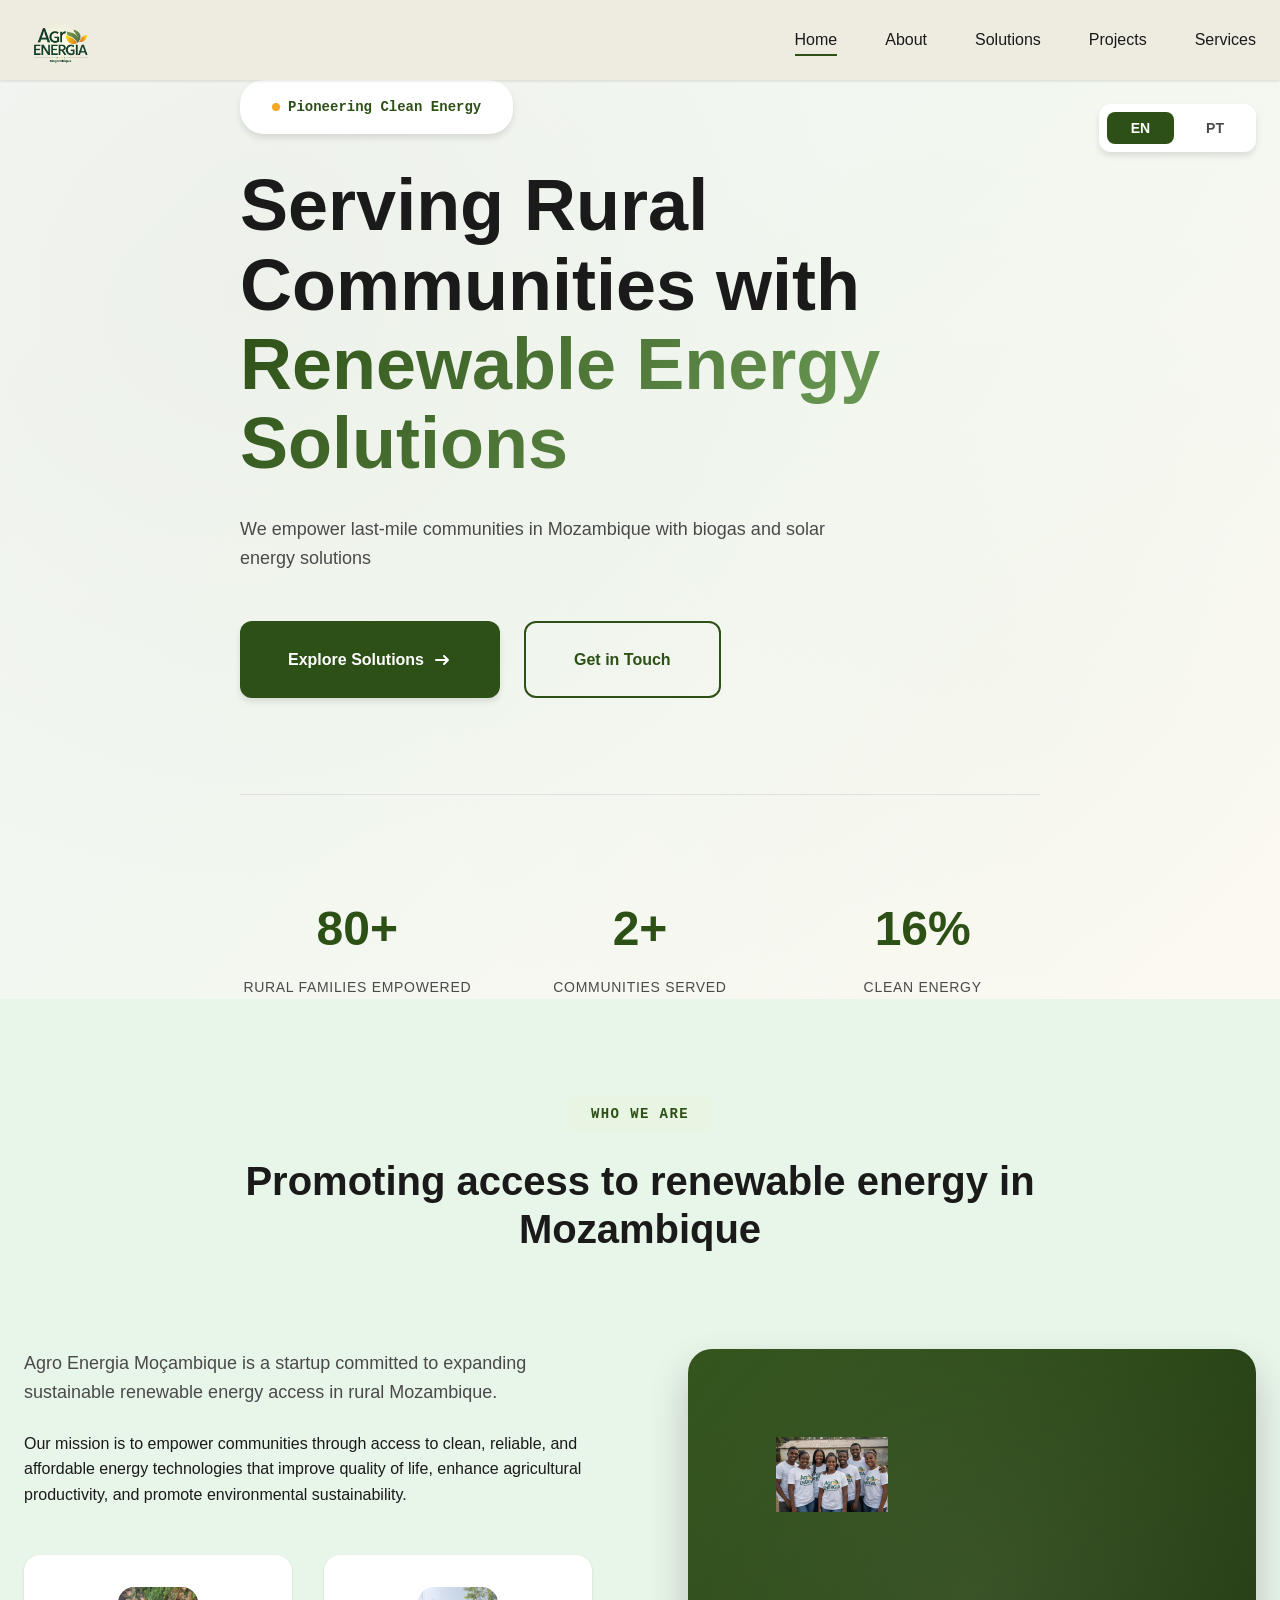
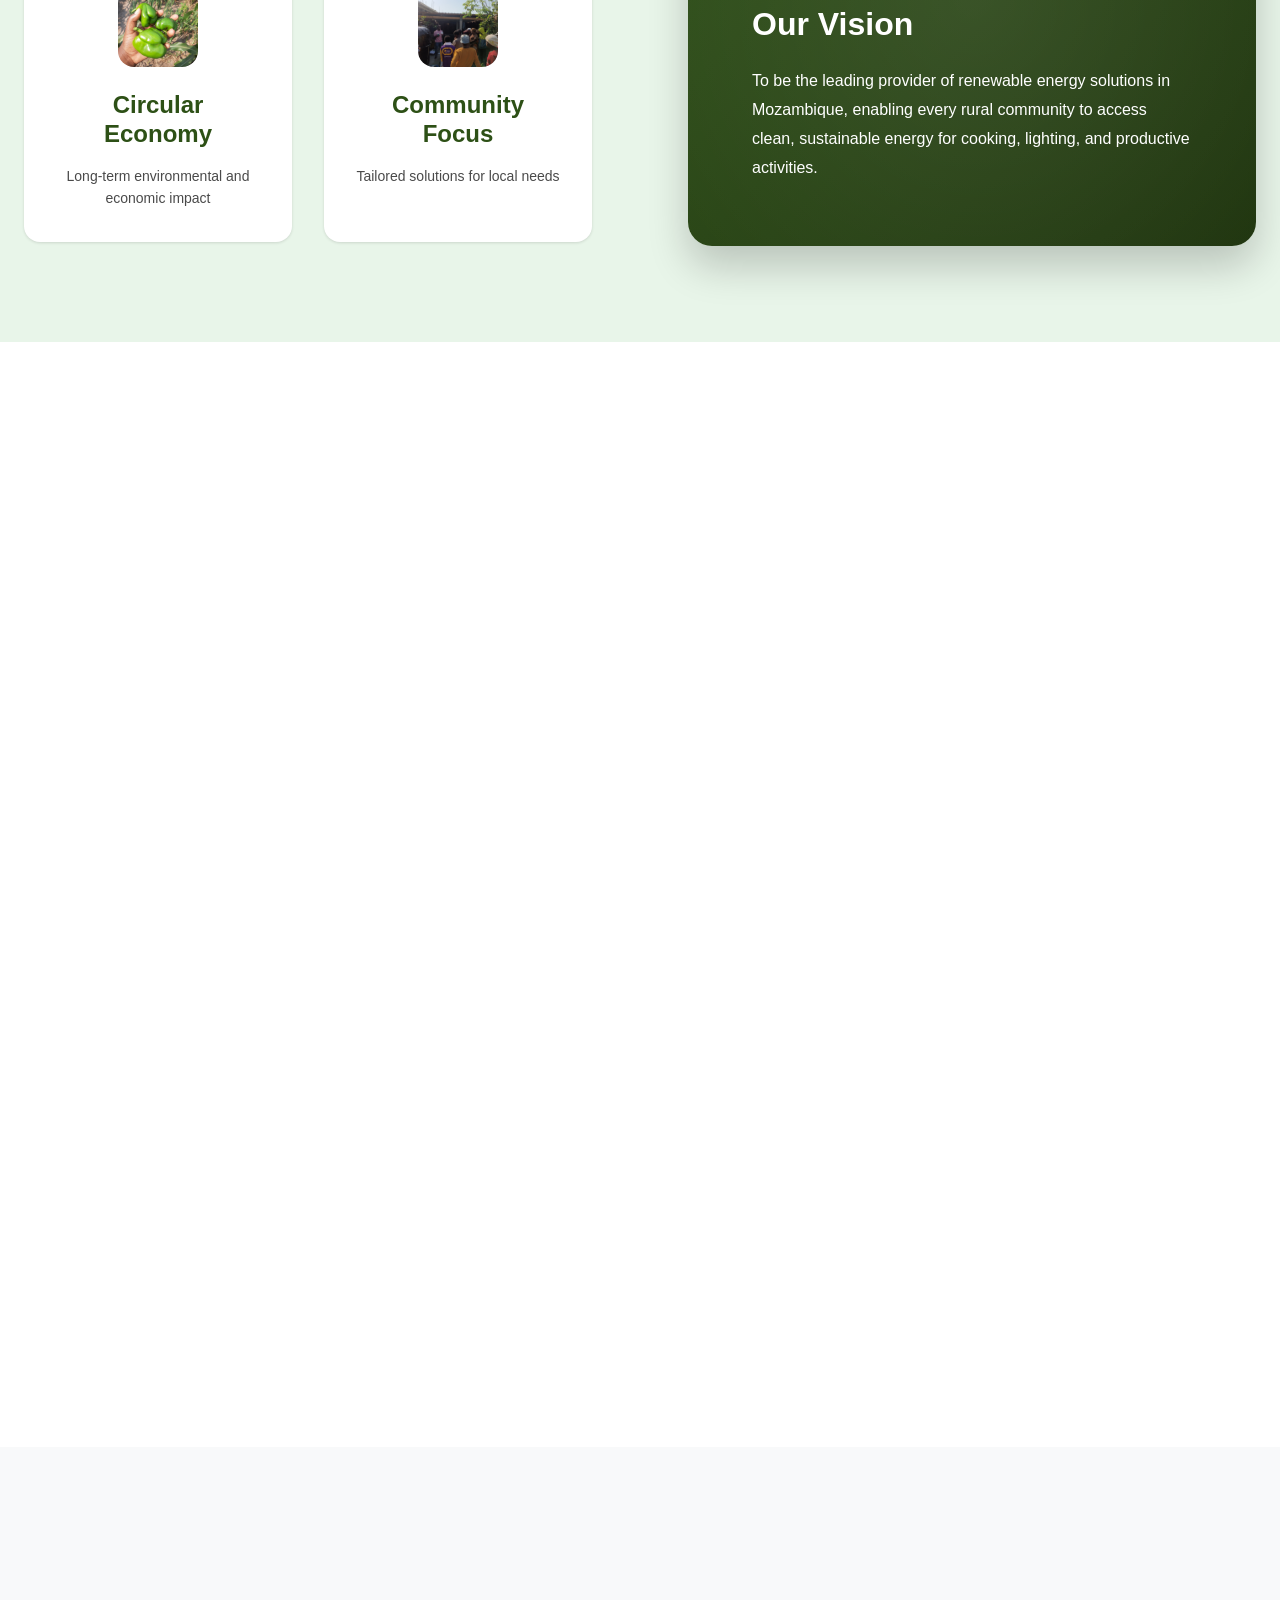
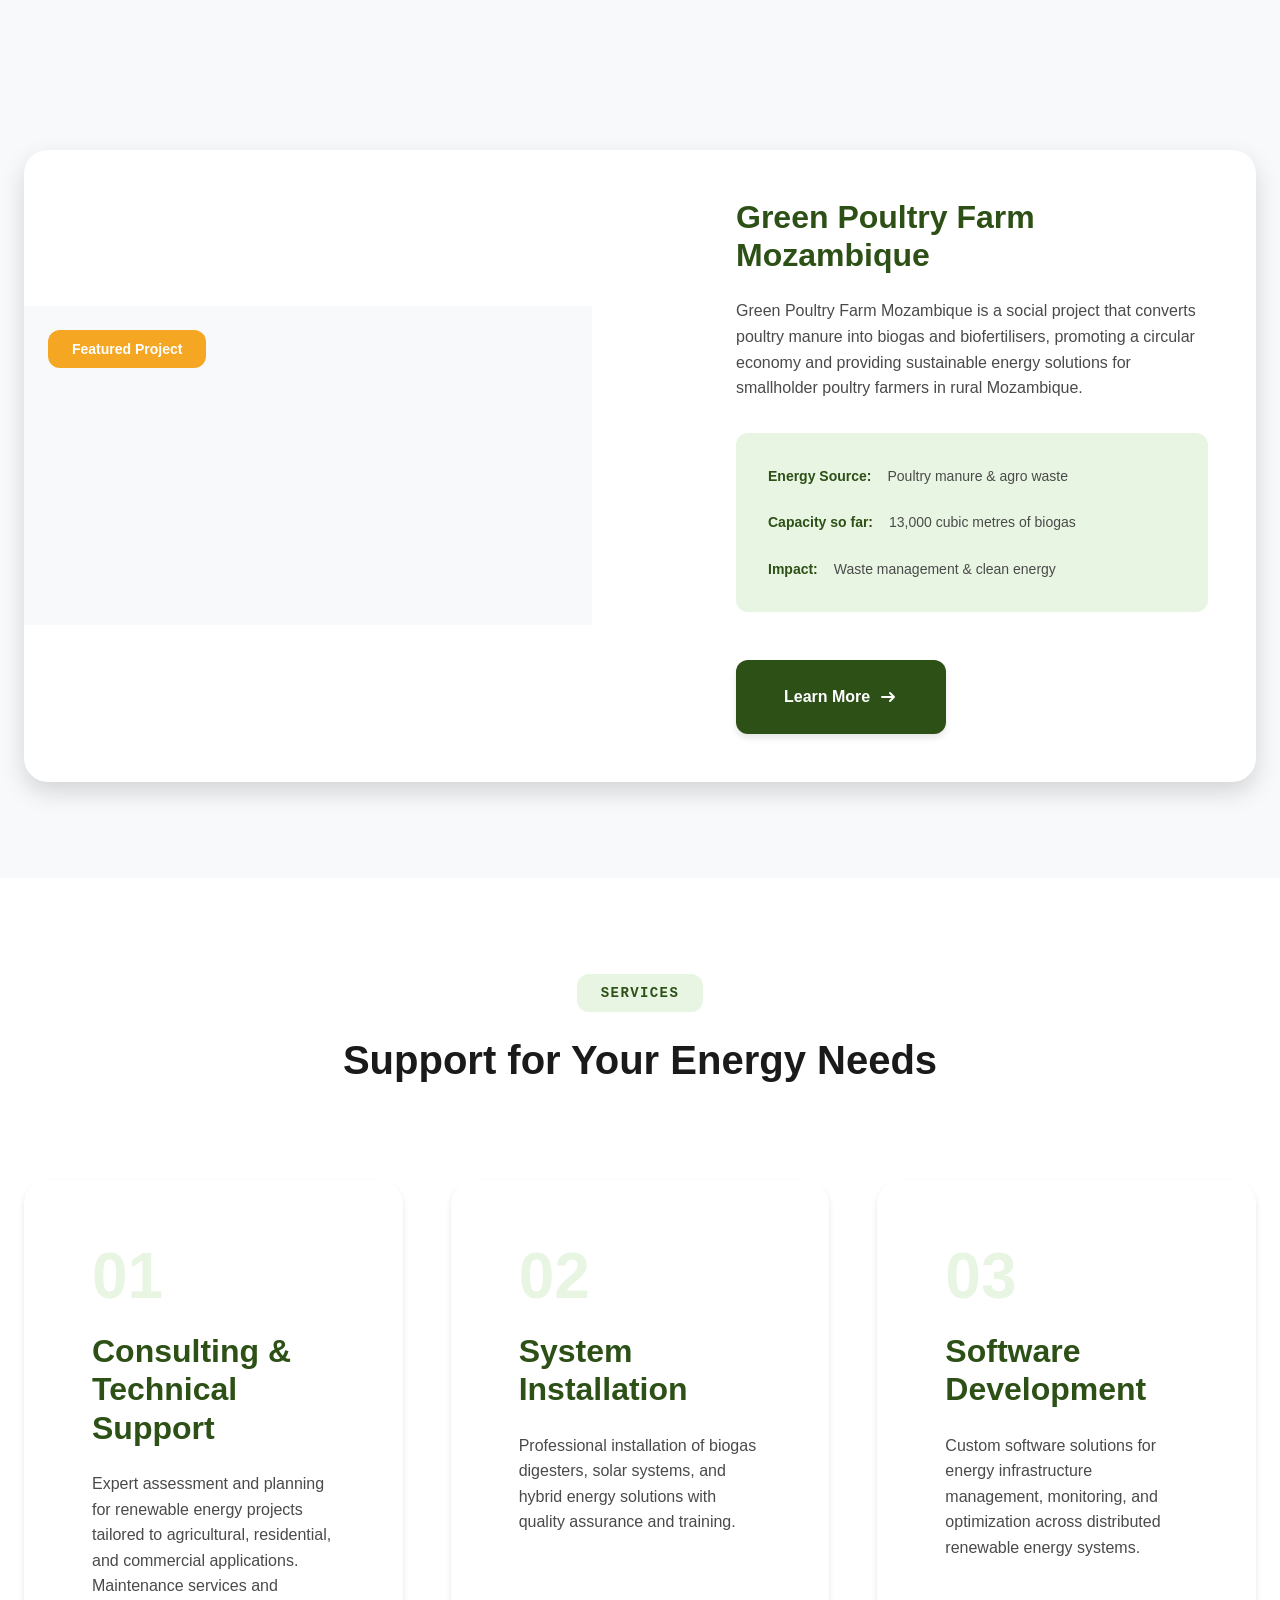
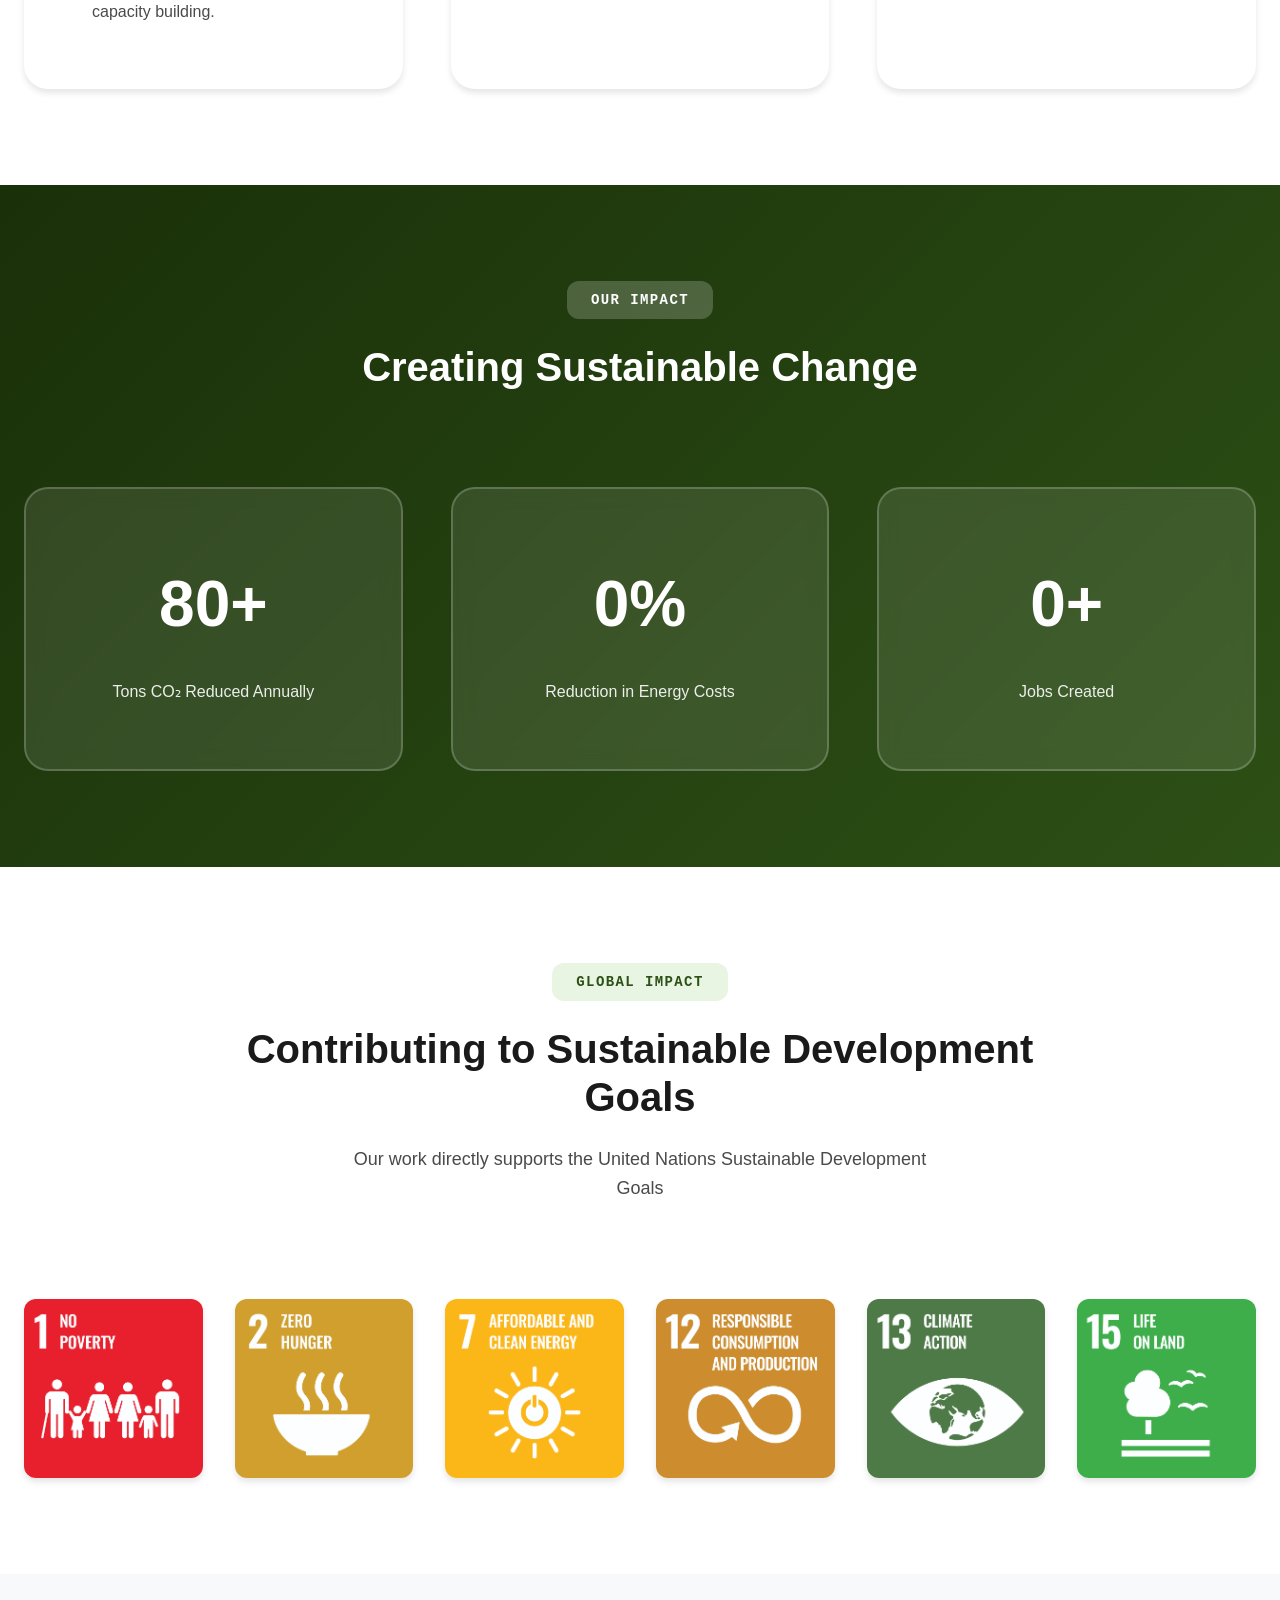
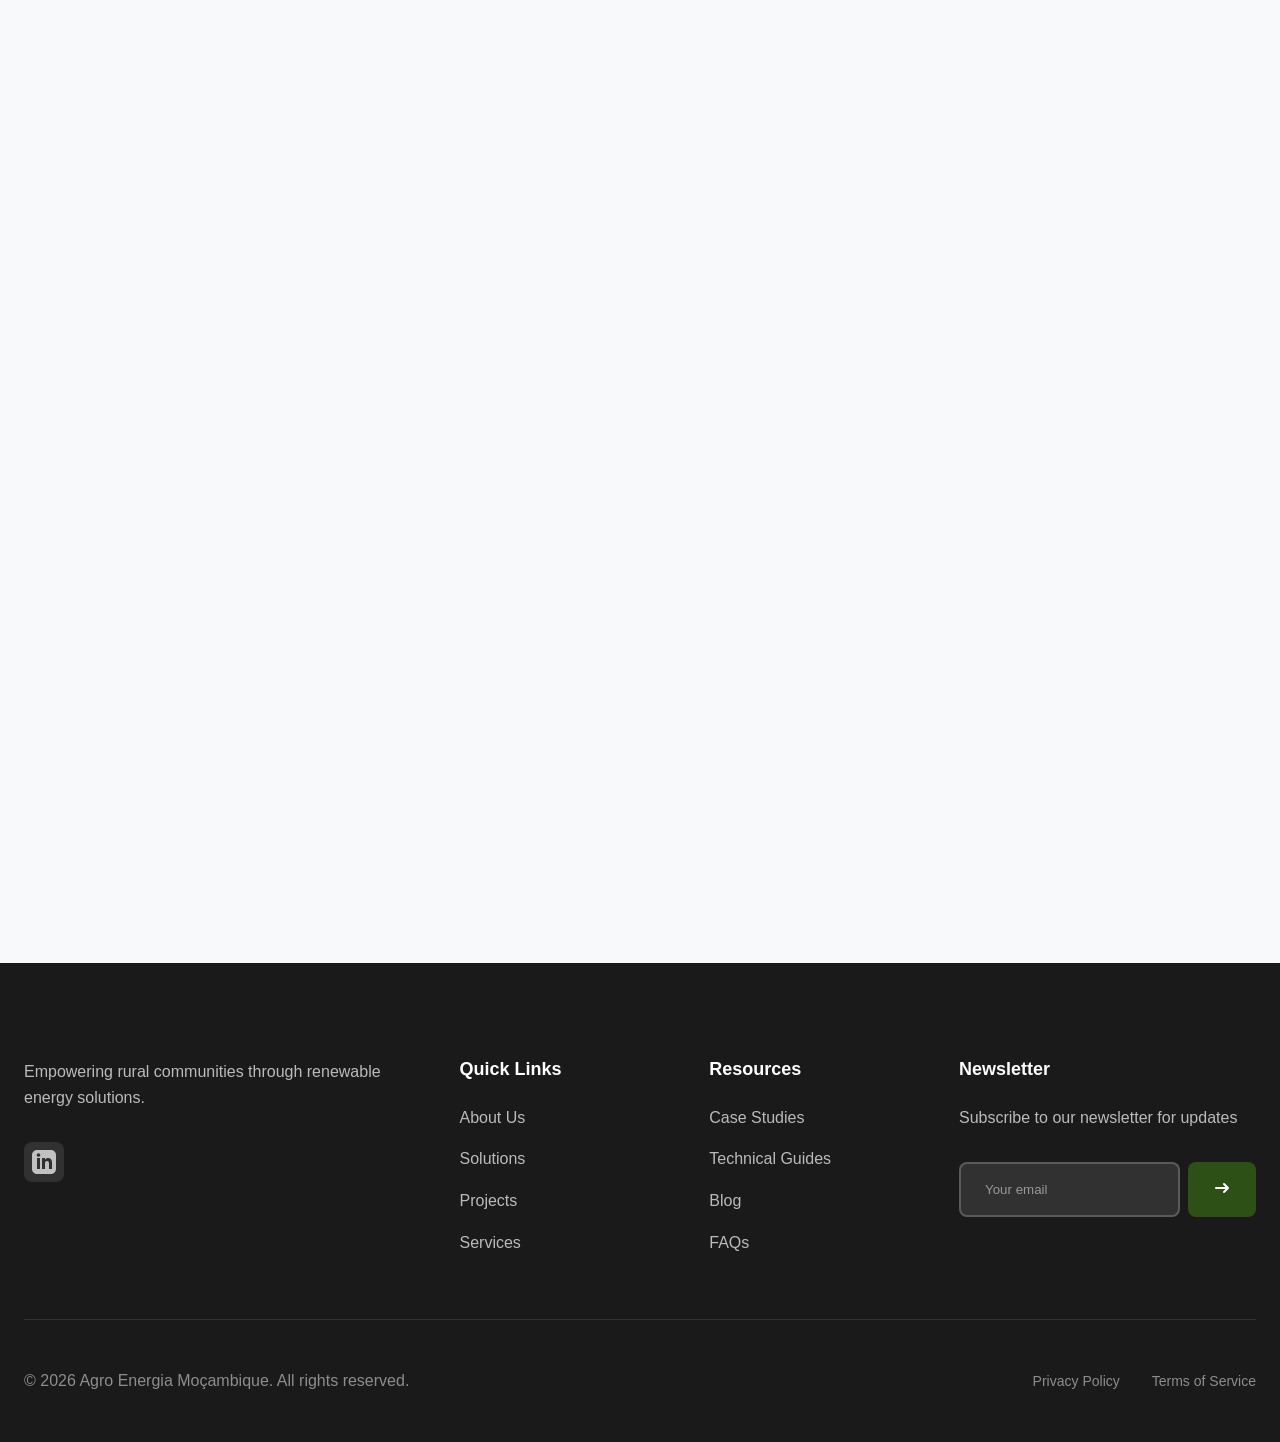
<file: index.html>
<!DOCTYPE html>
<html lang="en">
<head>
    <meta charset="UTF-8">
    <meta name="viewport" content="width=device-width, initial-scale=1.0">
    <meta name="description" content="Agro Energia Moçambique - Pioneering renewable energy solutions for rural communities through biogas, solar, and smart energy management.">
    <meta name="keywords" content="biogas, renewable energy, Mozambique, solar energy, sustainable development">
    <meta name="author" content="Agro Energia Moçambique">
    
    <!-- Open Graph / Social Media -->
    <meta property="og:title" content="Agro Energia Moçambique | Renewable Energy Solutions">
    <meta property="og:description" content="Empowering rural communities through sustainable renewable energy solutions">
    <meta property="og:type" content="website">
    
    <title>Agro Energia Moçambique | Renewable Energy Solutions</title>
    
    <!-- Preconnect for performance -->
    <link rel="preconnect" href="https://fonts.googleapis.com">
    <link rel="preconnect" href="https://fonts.gstatic.com" crossorigin>
    
    <!-- Fonts - Professional, distinctive choices -->
    <link href="https://fonts.googleapis.com/css2?family=Space+Mono:wght@400;700&family=DM+Sans:wght@400;500;700&family=Playfair+Display:wght@600;700;900&display=swap" rel="stylesheet">
    
    <!-- Stylesheets -->
    <link rel="stylesheet" href="styles.css">
    
    <!-- Favicon -->
    <link rel="icon" type="image/png" href="agro-logo.png">
</head>
<body>
    <!-- Skip to main content for accessibility -->
    <a href="#main-content" class="skip-link">Skip to main content</a>
    
    <!-- Language Toggle -->
    <div class="language-toggle" role="navigation" aria-label="Language Selection">
        <button class="lang-btn active" data-lang="en" aria-label="English">EN</button>
        <button class="lang-btn" data-lang="pt" aria-label="Português">PT</button>
    </div>

    <!-- Navigation -->
    <nav class="navbar" role="navigation" aria-label="Main Navigation">
        <div class="container">
            <div class="nav-brand">
                <a href="index.html" aria-label="Agro Energia Home">
                    <img src="agro-logo.png" alt="Agro Energia Logo" class="logo">
                </a>
            </div>
            <button class="hamburger" aria-label="Toggle menu" aria-expanded="false">
                <span></span>
                <span></span>
                <span></span>
            </button>
            <ul class="nav-menu" role="list">
                <li><a href="#home" data-en="Home" data-pt="Início">Home</a></li>
                <li><a href="#about" data-en="About" data-pt="Sobre">About</a></li>
                <li><a href="#solutions" data-en="Solutions" data-pt="Soluções">Solutions</a></li>
                <li><a href="#projects" data-en="Projects" data-pt="Projetos">Projects</a></li>
                <li><a href="#services" data-en="Services" data-pt="Serviços">Services</a></li>
            </ul>
        </div>
    </nav>

    <!-- Hero Section -->
    <section id="home" class="hero" role="banner">
        <div class="hero-background">
            <div class="hero-gradient"></div>
            <div class="hero-pattern"></div>
        </div>
        <main id="main-content" class="container">
            <div class="hero-content">
                <div class="hero-badge" data-en="Pioneering Clean Energy" data-pt="Pioneiros em Energia Limpa">
                    <span class="badge-dot"></span>
                    Pioneering Clean Energy
                </div>
                <h1 class="hero-title">
                    <span data-en="Serving Rural Communities with" data-pt="Servindo Comunidades Rurais com">Serving Rural Communities with</span>
                    <span class="title-highlight" data-en="Renewable Energy Solutions" data-pt="Soluções de Energia Renovável">Renewable Energy Solutions</span>
                </h1>
                <p class="hero-subtitle" data-en="We empower last-mile communities in Mozambique with biogas and solar energy solutions." data-pt="Capacitamos comunidades remotas em Moçambique com soluções de biogás e energia solar.">
                    We empower last-mile communities in Mozambique with biogas and solar energy solutions
                </p>
                <div class="hero-cta">
                    <a href="#solutions" class="btn btn-primary">
                        <span data-en="Explore Solutions" data-pt="Explorar Soluções">Explore Solutions</span>
                        <svg width="20" height="20" viewBox="0 0 20 20" fill="none">
                            <path d="M4 10h12m0 0l-4-4m4 4l-4 4" stroke="currentColor" stroke-width="2" stroke-linecap="round"/>
                        </svg>
                    </a>
                    <a href="#contact" class="btn btn-secondary">
                        <span data-en="Get in Touch" data-pt="Entre em Contacto">Get in Touch</span>
                    </a>
                </div>
            </div>
            <div class="hero-stats">
                <div class="stat-item" data-count="500">
                    <div class="stat-number">0+</div>
                    <div class="stat-label" data-en="Rural Families Empowered" data-pt="Famílias Rurais Capacitadas">Rural Families Empowered</div>
                </div>
                <div class="stat-item" data-count="15">
                    <div class="stat-number">0+</div>
                    <div class="stat-label" data-en="Communities Served" data-pt="Comunidades Servidas">Communities Served</div>
                </div>
                <div class="stat-item" data-count="100">
                    <div class="stat-number">0%</div>
                    <div class="stat-label" data-en="Clean Energy" data-pt="Energia Limpa">Clean Energy</div>
                </div>
            </div>
        </main>
    </section>

    <!-- About Section -->
    <section id="about" class="about section-padding">
        <div class="container">
            <div class="section-header fade-in">
                <span class="section-tag" data-en="Who We Are" data-pt="Quem Somos">Who We Are</span>
                <h2 class="section-title" data-en="Promoting access to renewable energy in Mozambique" data-pt="Promovendo o acesso à energia renovável em Moçambique">
                    Promoting access to renewable energy in Mozambique
                </h2>
            </div>
            <div class="about-grid">
                <div class="about-content fade-in">
                    <p class="lead-text" data-en="Agro Energia Moçambique is a startup committed to expanding renewable energy access in rural Mozambique." data-pt="A Agro Energia Moçambique é uma startup comprometida em expandir o acesso à energia renovável nas áreas rurais de Moçambique.">
                        Agro Energia Moçambique is a startup committed to expanding sustainable renewable energy access in rural Mozambique.
                    </p>
                    <p data-en="Our mission is to empower communities through access to clean, reliable, and affordable energy technologies that improve quality of life, enhance agricultural productivity, and promote environmental sustainability." data-pt="Nossa missão é capacitar comunidades através do acesso a tecnologias de energia limpa, confiável e acessível que melhorem a qualidade de vida, aumentem a produtividade agrícola e promovam a sustentabilidade ambiental.">
                        Our mission is to empower communities through access to clean, reliable, and affordable energy technologies that improve quality of life, enhance agricultural productivity, and promote environmental sustainability.
                    </p>
                    <div class="values-grid">
                        <div class="value-item">
                            <div class="value-icon">
                                <img src="icon-sustainability.jpeg" alt="Sustainability" loading="lazy">
                            </div>
                            <h4 data-en="Circular Economy" data-pt="Economia Circular">Circular Economy</h4>
                            <p data-en="Long-term environmental and economic impact" data-pt="Impacto ambiental e económico de longo prazo">Long-term environmental and economic impact</p>
                        </div>
                        <div class="value-item">
                            <div class="value-icon">
                                <img src="icon-community.jpg" alt="Community Focus" loading="lazy">
                            </div>
                            <h4 data-en="Community Focus" data-pt="Foco Comunitário">Community Focus</h4>
                            <p data-en="Tailored solutions for local needs" data-pt="Soluções adaptadas às necessidades locais">Tailored solutions for local needs</p>
                        </div>
                    </div>
                </div>
                <div class="about-visual fade-in">
                    <div class="visual-card">
                        <div class="visual-icon">
                            <img src="icon-vision.png" alt="Our Vision" loading="lazy">
                        </div>
                        <h3 data-en="Our Vision" data-pt="Nossa Visão">Our Vision</h3>
                        <p data-en="To be the leading provider of renewable energy solutions in Mozambique, enabling every rural community to access clean, sustainable energy for cooking, lighting, and productive activities." data-pt="Ser o fornecedor líder de soluções de energia renovável em Moçambique, permitindo que cada comunidade rural acesse energia limpa e sustentável para cozinhar, iluminação e atividades produtivas.">
                            To be the leading provider of renewable energy solutions in Mozambique, enabling every rural community to access clean, sustainable energy for cooking, lighting, and productive activities.
                        </p>
                    </div>
                </div>
            </div>
        </div>
    </section>

    <!-- Solutions Section -->
    <section id="solutions" class="solutions section-padding">
        <div class="container">
            <div class="section-header fade-in">
                <span class="section-tag" data-en="Our Solutions" data-pt="Nossas Soluções">Our Solutions</span>
                <h2 class="section-title" data-en="Renewable Energy Technologies" data-pt="Tecnologias de Energia Renovável">
                    Renewable Energy Technologies
                </h2>
            </div>
            <div class="solutions-grid">
                <div class="solution-card fade-in">
                    <div class="solution-icon">
                        <img src="solution-biogas.png" alt="Biogas Technologies" loading="lazy">
                    </div>
                    <h3 data-en="Biogas Technologies" data-pt="Tecnologias de Biogás">Biogas Technologies</h3>
                    <p data-en="We transform organic waste into clean cooking gas and electricity, helping reduce deforestation, improve public health, and turn agricultural residues into valuable energy." data-pt="Transformamos resíduos orgânicos em gás de cozinha limpo e eletricidade, ajudando a reduzir o desmatamento, melhorar a saúde pública e converter resíduos agrícolas em energia valiosa.">
                        We transform organic waste into clean cooking gas and electricity, helping reduce deforestation, improve public health, and turn agricultural residues into valuable energy.
                    </p>
                    <ul class="solution-features">
                        <li data-en="Domestic biogas digesters" data-pt="Digestores de biogás domésticos">
                            <svg width="20" height="20" viewBox="0 0 20 20" fill="none">
                                <path d="M4 10l4 4 8-8" stroke="currentColor" stroke-width="2" stroke-linecap="round"/>
                            </svg>
                            <span>Domestic biogas digesters</span>
                        </li>
                        <li data-en="Community-scale systems" data-pt="Sistemas em escala comunitária">
                            <svg width="20" height="20" viewBox="0 0 20 20" fill="none">
                                <path d="M4 10l4 4 8-8" stroke="currentColor" stroke-width="2" stroke-linecap="round"/>
                            </svg>
                            <span>Community-scale systems</span>
                        </li>
                        <li data-en="Biofertiliser production" data-pt="Produção de Biofertilizantes">
                            <svg width="20" height="20" viewBox="0 0 20 20" fill="none">
                                <path d="M4 10l4 4 8-8" stroke="currentColor" stroke-width="2" stroke-linecap="round"/>
                            </svg>
                            <span>Biofertiliser production</span>
                        </li>
                    </ul>
                    <a href="#contact" class="solution-link">
                        <span data-en="Learn more" data-pt="Saiba mais">Learn more</span>
                        <svg width="16" height="16" viewBox="0 0 16 16" fill="none">
                            <path d="M3 8h10m0 0l-3-3m3 3l-3 3" stroke="currentColor" stroke-width="1.5" stroke-linecap="round"/>
                        </svg>
                    </a>
                </div>

                <div class="solution-card fade-in">
                    <div class="solution-icon">
                        <img src="solution-solar.png" alt="Solar Energy Systems" loading="lazy">
                    </div>
                    <h3 data-en="Solar Energy Systems" data-pt="Sistemas de Energia Solar">Solar Energy Systems</h3>
                    <p data-en="Harness the power of the sun with our range of solar solutions, from pico-solar lighting to complete home and agricultural systems." data-pt="Aproveite o poder do sol com nossa gama de soluções solares, desde iluminação pico-solar até sistemas completos para residências e agricultura.">
                        Harness the power of the sun with our range of solar solutions, from pico-solar lighting to complete home and agricultural systems.
                    </p>
                    <ul class="solution-features">
                        <li data-en="Pico solar home systems" data-pt="Sistemas solares pico para residências">
                            <svg width="20" height="20" viewBox="0 0 20 20" fill="none">
                                <path d="M4 10l4 4 8-8" stroke="currentColor" stroke-width="2" stroke-linecap="round"/>
                            </svg>
                            <span>Pico solar home systems</span>
                        </li>
                        <li data-en="Solar dryers for agriculture" data-pt="Secadores solares para agricultura">
                            <svg width="20" height="20" viewBox="0 0 20 20" fill="none">
                                <path d="M4 10l4 4 8-8" stroke="currentColor" stroke-width="2" stroke-linecap="round"/>
                            </svg>
                            <span>Solar dryers for agriculture</span>
                        </li>
                        <li data-en="Solar cooking products" data-pt="Produtos de cozinha solar">
                            <svg width="20" height="20" viewBox="0 0 20 20" fill="none">
                                <path d="M4 10l4 4 8-8" stroke="currentColor" stroke-width="2" stroke-linecap="round"/>
                            </svg>
                            <span>Solar cooking products</span>
                        </li>
                    </ul>
                    <a href="#contact" class="solution-link">
                        <span data-en="Learn more" data-pt="Saiba mais">Learn more</span>
                        <svg width="16" height="16" viewBox="0 0 16 16" fill="none">
                            <path d="M3 8h10m0 0l-3-3m3 3l-3 3" stroke="currentColor" stroke-width="1.5" stroke-linecap="round"/>
                        </svg>
                    </a>
                </div>

                <div class="solution-card fade-in">
                    <div class="solution-icon">
                        <img src="solution-software.jpeg" alt="Energy Management Software" loading="lazy">
                    </div>
                    <h3 data-en="Energy Management Software" data-pt="Software de Gestão de Energia">Energy Management Software</h3>
                    <p data-en="Advanced software solutions to monitor, optimize, and manage renewable energy infrastructure for maximum efficiency and reliability." data-pt="Soluções de software avançadas para monitorar, otimizar e gerenciar infraestrutura de energia renovável para máxima eficiência e confiabilidade.">
                        Advanced software solutions to monitor, optimize, and manage renewable energy infrastructure for maximum efficiency and reliability.
                    </p>
                    <ul class="solution-features">
                        <li data-en="Real-time monitoring" data-pt="Monitoramento em tempo real">
                            <svg width="20" height="20" viewBox="0 0 20 20" fill="none">
                                <path d="M4 10l4 4 8-8" stroke="currentColor" stroke-width="2" stroke-linecap="round"/>
                            </svg>
                            <span>Real-time monitoring</span>
                        </li>
                        <li data-en="Performance analytics" data-pt="Análise de desempenho">
                            <svg width="20" height="20" viewBox="0 0 20 20" fill="none">
                                <path d="M4 10l4 4 8-8" stroke="currentColor" stroke-width="2" stroke-linecap="round"/>
                            </svg>
                            <span>Performance analytics</span>
                        </li>
                        <li data-en="Predictive maintenance" data-pt="Manutenção preditiva">
                            <svg width="20" height="20" viewBox="0 0 20 20" fill="none">
                                <path d="M4 10l4 4 8-8" stroke="currentColor" stroke-width="2" stroke-linecap="round"/>
                            </svg>
                            <span>Predictive maintenance</span>
                        </li>
                    </ul>
                    <a href="#contact" class="solution-link">
                        <span data-en="Learn more" data-pt="Saiba mais">Learn more</span>
                        <svg width="16" height="16" viewBox="0 0 16 16" fill="none">
                            <path d="M3 8h10m0 0l-3-3m3 3l-3 3" stroke="currentColor" stroke-width="1.5" stroke-linecap="round"/>
                        </svg>
                    </a>
                </div>
            </div>
        </div>
    </section>

    <!-- Projects Section -->
    <section id="projects" class="projects section-padding">
        <div class="container">
            <div class="section-header fade-in">
                <span class="section-tag" data-en="Our Projects" data-pt="Nossos Projetos">Our Projects</span>
                <h2 class="section-title" data-en="Driving Impact Through Innovation" data-pt="Gerando Impacto Através da Inovação">
                    Driving Impact Through Innovation
                </h2>
            </div>

            <div class="featured-project fade-in">
                <div class="project-media">
                    <div class="project-badge" data-en="Featured Project" data-pt="Projeto Destacado">
                        Featured Project
                    </div>
                    <div class="video-wrapper">
                        <iframe
                            src="https://www.youtube.com/embed/vbfFfs4_8a8?si=099eEqbe5LPWvbIQ"
                            title="Green Poultry Farm Mozambique Video"
                            frameborder="0"
                            allow="accelerometer; autoplay; clipboard-write; encrypted-media; gyroscope; picture-in-picture"
                            allowfullscreen
                            loading="lazy">
                        </iframe>
                    </div>
                </div>

                <div class="project-content">
                    <h3 data-en="Green Poultry Farm Mozambique" data-pt="Granja Avícola Verde Moçambique">
                        Green Poultry Farm Mozambique
                    </h3>
                    <p class="project-description" data-en="Green Poultry Farm Mozambique is a social project that partners with poultry farmers to convert poultry manure into biogas and biofertilisers. By promoting a circular economy within the poultry sector, the project provides sustainable energy in the form of biogas to smallholder poultry farmers in rural Mozambique." data-pt="A Green Poultry Farm Mozambique é um projeto social que estabelece parcerias com avicultores para converter esterco de aves em biogás e biofertilizantes.">
                        Green Poultry Farm Mozambique is a social project that converts poultry manure into biogas and biofertilisers, promoting a circular economy and providing sustainable energy solutions for smallholder poultry farmers in rural Mozambique.
                    </p>
                    <div class="project-highlights">
                        <div class="highlight-item">
                            <strong data-en="Energy Source:" data-pt="Fonte de Energia:">Energy Source:</strong>
                            <span data-en="Poultry manure & agro waste" data-pt="Resíduos avícolas">Poultry manure & agro waste</span>
                        </div>
                        <div class="highlight-item">
                            <strong data-en="Capacity so far:" data-pt="Capacidade:">Capacity so far:</strong>
                            <span data-en="13,000 cubic metres of biogas" data-pt="13.000+ metros cúbicos de biogás">13,000 cubic metres of biogas</span>
                        </div>
                        <div class="highlight-item">
                            <strong data-en="Impact:" data-pt="Impacto:">Impact:</strong>
                            <span data-en="Waste management & clean energy" data-pt="Gestão de resíduos">Waste management & clean energy</span>
                        </div>
                    </div>
                    <a href="green-poultry.html" class="btn btn-primary">
                        <span data-en="Learn More" data-pt="Saiba Mais">Learn More</span>
                        <svg width="20" height="20" viewBox="0 0 20 20" fill="none">
                            <path d="M4 10h12m0 0l-4-4m4 4l-4 4" stroke="currentColor" stroke-width="2" stroke-linecap="round"/>
                        </svg>
                    </a>
                </div>
            </div>
        </div>
    </section>

    <!-- Services Section -->
    <section id="services" class="services section-padding">
        <div class="container">
            <div class="section-header fade-in">
                <span class="section-tag" data-en="Services" data-pt="Serviços">Services</span>
                <h2 class="section-title" data-en="Support for Your Energy Needs" data-pt="Suporte Abrangente para Suas Necessidades de Energia">
                    Support for Your Energy Needs
                </h2>
            </div>
            <div class="services-grid">
                <div class="service-item fade-in">
                    <div class="service-number">01</div>
                    <h3 data-en="Consulting & Technical Support" data-pt="Consultoria & Suporte Técnico">Consulting & Technical Support</h3>
                    <p data-en="Expert assessment and planning for renewable energy projects tailored to agricultural, residential, and commercial applications. Maintenance services and capacity building." data-pt="Avaliação especializada e planejamento para projetos de energia renovável adaptados a aplicações agrícolas, residenciais e comerciais.">
                        Expert assessment and planning for renewable energy projects tailored to agricultural, residential, and commercial applications. Maintenance services and capacity building.
                    </p>
                </div>
                <div class="service-item fade-in">
                    <div class="service-number">02</div>
                    <h3 data-en="System Installation" data-pt="Instalação de Sistemas">System Installation</h3>
                    <p data-en="Installation of biogas digesters, solar panels, solar dryers, and hybrid energy solutions with quality assurance." data-pt="Instalação de biodigestores, painéis solares e soluções de energia híbrida com garantia de qualidade.">
                        Professional installation of biogas digesters, solar systems, and hybrid energy solutions with quality assurance and training.
                    </p>
                </div>
                <div class="service-item fade-in">
                    <div class="service-number">03</div>
                    <h3 data-en="Software Development" data-pt="Desenvolvimento de Software">Software Development</h3>
                    <p data-en="Custom software solutions for energy infrastructure management, monitoring, and optimization across distributed renewable energy systems." data-pt="Soluções de software personalizadas para gestão de infraestrutura de energia.">
                        Custom software solutions for energy infrastructure management, monitoring, and optimization across distributed renewable energy systems.
                    </p>
                </div>
            </div>
        </div>
    </section>

    <!-- Impact Section -->
    <section class="impact section-padding">
        <div class="container">
            <div class="section-header fade-in">
                <span class="section-tag" data-en="Our Impact" data-pt="Nosso Impacto">Our Impact</span>
                <h2 class="section-title" data-en="Creating Sustainable Change" data-pt="Criando Mudança Sustentável">
                    Creating Sustainable Change
                </h2>
            </div>
            <div class="impact-metrics">
                <div class="metric-card fade-in" data-count="2500">
                    <div class="metric-value">0+</div>
                    <div class="metric-label" data-en="Tons CO₂ Reduced Annually" data-pt="Toneladas de CO₂ Reduzidas Anualmente">Tons CO₂ Reduced Annually</div>
                </div>
                <div class="metric-card fade-in" data-count="30">
                    <div class="metric-value">0%</div>
                    <div class="metric-label" data-en="Reduction in Energy Costs" data-pt="Redução nos Custos de Energia">Reduction in Energy Costs</div>
                </div>
                <div class="metric-card fade-in" data-count="14">
                    <div class="metric-value">0+</div>
                    <div class="metric-label" data-en="Jobs Created" data-pt="Empregos Criados">Jobs Created</div>
                </div>
            </div>
        </div>
    </section>

    <!-- SDG Section -->
    <section class="sdg-section section-padding">
        <div class="container">
            <div class="section-header fade-in">
                <span class="section-tag" data-en="Global Impact" data-pt="Impacto Global">Global Impact</span>
                <h2 class="section-title" data-en="Contributing to Sustainable Development Goals" data-pt="Contribuindo para os Objetivos de Desenvolvimento Sustentável">
                    Contributing to Sustainable Development Goals
                </h2>
                <p class="section-description" data-en="Our work directly supports the United Nations Sustainable Development Goals" data-pt="Nosso trabalho apoia diretamente os Objetivos de Desenvolvimento Sustentável das Nações Unidas">
                    Our work directly supports the United Nations Sustainable Development Goals
                </p>
            </div>
            
            <div class="sdg-grid">
                <div class="sdg-item fade-in">
                    <img src="E_PRINT_01.jpg" alt="SDG 1: No Poverty" loading="lazy">
                    <div class="sdg-overlay">
                        <h4 data-en="No Poverty" data-pt="Erradicação da Pobreza">No Poverty</h4>
                        <p data-en="Creating jobs and economic opportunities" data-pt="Criando empregos e oportunidades económicas">Creating jobs and economic opportunities</p>
                    </div>
                </div>
                <div class="sdg-item fade-in">
                    <img src="E_PRINT_02.jpg" alt="SDG 2: Zero Hunger" loading="lazy">
                    <div class="sdg-overlay">
                        <h4 data-en="Zero Hunger" data-pt="Fome Zero">Zero Hunger</h4>
                        <p data-en="Enhancing agricultural productivity with biofertilizers" data-pt="Aumentando a produtividade agrícola">Enhancing agricultural productivity</p>
                    </div>
                </div>
                <div class="sdg-item fade-in">
                    <img src="E_PRINT_07.jpg" alt="SDG 7: Affordable and Clean Energy" loading="lazy">
                    <div class="sdg-overlay">
                        <h4 data-en="Affordable Clean Energy" data-pt="Energia Limpa">Affordable Clean Energy</h4>
                        <p data-en="Providing renewable energy access" data-pt="Fornecendo acesso a energia renovável">Providing renewable energy access</p>
                    </div>
                </div>
                <div class="sdg-item fade-in">
                    <img src="E_PRINT_12.jpg" alt="SDG 12: Responsible Consumption" loading="lazy">
                    <div class="sdg-overlay">
                        <h4 data-en="Responsible Consumption" data-pt="Consumo Responsável">Responsible Consumption</h4>
                        <p data-en="Converting waste into resources" data-pt="Convertendo resíduos em recursos">Converting waste into resources</p>
                    </div>
                </div>
                <div class="sdg-item fade-in">
                    <img src="E_PRINT_13.jpg" alt="SDG 13: Climate Action" loading="lazy">
                    <div class="sdg-overlay">
                        <h4 data-en="Climate Action" data-pt="Ação Climática">Climate Action</h4>
                        <p data-en="Reducing greenhouse gas emissions" data-pt="Reduzindo emissões">Reducing greenhouse gas emissions</p>
                    </div>
                </div>
                <div class="sdg-item fade-in">
                    <img src="E_PRINT_15.jpg" alt="SDG 15: Life on Land" loading="lazy">
                    <div class="sdg-overlay">
                        <h4 data-en="Life on Land" data-pt="Vida Terrestre">Life on Land</h4>
                        <p data-en="Preventing deforestation" data-pt="Prevenindo desmatamento">Preventing deforestation</p>
                    </div>
                </div>
            </div>
        </div>
    </section>

    <!-- Contact Section -->
    <section id="contact" class="contact section-padding">
        <div class="container">
            <div class="contact-wrapper">
                <div class="contact-info fade-in">
                    <h2 data-en="Get in Touch" data-pt="Entre em Contacto">Get in Touch</h2>
                    <p data-en="Ready to power your house, farm or community with clean energy? Contact us to discuss your renewable energy needs." data-pt="Pronto para abastecer sua casa, fazenda ou comunidade com energia limpa?">
                        Ready to power your house, farm or community with clean energy? Contact us to discuss your renewable energy needs.
                    </p>
                    <div class="contact-details">
                        <div class="contact-item">
                            <div class="contact-icon">
                                <svg width="24" height="24" viewBox="0 0 24 24" fill="none">
                                    <path d="M3 8l7.89 5.26a2 2 0 002.22 0L21 8M5 19h14a2 2 0 002-2V7a2 2 0 00-2-2H5a2 2 0 00-2 2v10a2 2 0 002 2z" stroke="currentColor" stroke-width="2" stroke-linecap="round"/>
                                </svg>
                            </div>
                            <div>
                                <h4 data-en="Email" data-pt="Email">Email</h4>
                                <p><a href="mailto:info@agroenergiamoz.com">info@agroenergiamoz.com</a></p>
                            </div>
                        </div>
                        <div class="contact-item">
                            <div class="contact-icon">
                                <svg width="24" height="24" viewBox="0 0 24 24" fill="none">
                                    <path d="M3 5a2 2 0 012-2h3.28a1 1 0 01.948.684l1.498 4.493a1 1 0 01-.502 1.21l-2.257 1.13a11.042 11.042 0 005.516 5.516l1.13-2.257a1 1 0 011.21-.502l4.493 1.498a1 1 0 01.684.949V19a2 2 0 01-2 2h-1C9.716 21 3 14.284 3 6V5z" stroke="currentColor" stroke-width="2" stroke-linecap="round"/>
                                </svg>
                            </div>
                            <div>
                                <h4 data-en="Phone" data-pt="Telefone">Phone</h4>
                                <p><a href="tel:+258841234567">+258 84 452 0033</a></p>
                            </div>
                        </div>
                        <div class="contact-item">
                            <div class="contact-icon">
                                <svg width="24" height="24" viewBox="0 0 24 24" fill="none">
                                    <path d="M17.657 16.657L13.414 20.9a1.998 1.998 0 01-2.827 0l-4.244-4.243a8 8 0 1111.314 0z" stroke="currentColor" stroke-width="2" stroke-linecap="round"/>
                                    <path d="M15 11a3 3 0 11-6 0 3 3 0 016 0z" stroke="currentColor" stroke-width="2" stroke-linecap="round"/>
                                </svg>
                            </div>
                            <div>
                                <h4 data-en="Location" data-pt="Localização">Location</h4>
                                <p>Avenida da Tanzânia, nº 29, 2º Andar, Bairro da Malanga, Cidade de Maputo, Moçambique.</p>
                            </div>
                        </div>
                    </div>
                </div>
                <div class="contact-form-wrapper fade-in">
                    <form class="contact-form" id="contactForm">
                        <div class="form-group">
                            <label for="name" data-en="Name" data-pt="Nome">Name</label>
                            <input type="text" id="name" name="name" required>
                        </div>
                        <div class="form-group">
                            <label for="email" data-en="Email" data-pt="Email">Email</label>
                            <input type="email" id="email" name="email" required>
                        </div>
                        <div class="form-group">
                            <label for="subject" data-en="Subject" data-pt="Assunto">Subject</label>
                            <input type="text" id="subject" name="subject" required>
                        </div>
                        <div class="form-group">
                            <label for="message" data-en="Message" data-pt="Mensagem">Message</label>
                            <textarea id="message" name="message" rows="5" required></textarea>
                        </div>
                        <button type="submit" class="btn btn-primary">
                            <span data-en="Send Message" data-pt="Enviar Mensagem">Send Message</span>
                            <svg width="20" height="20" viewBox="0 0 20 20" fill="none">
                                <path d="M4 10h12m0 0l-4-4m4 4l-4 4" stroke="currentColor" stroke-width="2" stroke-linecap="round"/>
                            </svg>
                        </button>
                    </form>
                </div>
            </div>
        </div>
    </section>

    <!-- Footer -->
    <footer class="footer">
        <div class="container">
            <div class="footer-grid">
                <div class="footer-col">
                     <p data-en="Empowering rural communities through renewable energy solutions." data-pt="Capacitando comunidades rurais através de soluções de energia renovável.">
                        Empowering rural communities through renewable energy solutions.
                    </p>
                    <div class="social-links">
                        <a href="https://www.linkedin.com/company/green-poultry-farm-mozambique/?viewAsMember=true" aria-label="LinkedIn" target="_blank" rel="noopener noreferrer">
                            <svg width="24" height="24" viewBox="0 0 24 24" fill="currentColor">
                                <path d="M19 0h-14c-2.761 0-5 2.239-5 5v14c0 2.761 2.239 5 5 5h14c2.762 0 5-2.239 5-5v-14c0-2.761-2.238-5-5-5zm-11 19h-3v-11h3v11zm-1.5-12.268c-.966 0-1.75-.79-1.75-1.764s.784-1.764 1.75-1.764 1.75.79 1.75 1.764-.783 1.764-1.75 1.764zm13.5 12.268h-3v-5.604c0-3.368-4-3.113-4 0v5.604h-3v-11h3v1.765c1.396-2.586 7-2.777 7 2.476v6.759z"/>
                            </svg>
                        </a>
                    </div>
                </div>
                <div class="footer-col">
                    <h4 data-en="Quick Links" data-pt="Links Rápidos">Quick Links</h4>
                    <ul>
                        <li><a href="#about" data-en="About Us" data-pt="Sobre Nós">About Us</a></li>
                        <li><a href="#solutions" data-en="Solutions" data-pt="Soluções">Solutions</a></li>
                        <li><a href="#projects" data-en="Projects" data-pt="Projetos">Projects</a></li>
                        <li><a href="#services" data-en="Services" data-pt="Serviços">Services</a></li>
                    </ul>
                </div>
                <div class="footer-col">
                    <h4 data-en="Resources" data-pt="Recursos">Resources</h4>
                    <ul>
                        <li><a href="#" data-en="Case Studies" data-pt="Estudos de Caso">Case Studies</a></li>
                        <li><a href="#" data-en="Technical Guides" data-pt="Guias Técnicos">Technical Guides</a></li>
                        <li><a href="#" data-en="Blog" data-pt="Blog">Blog</a></li>
                        <li><a href="#" data-en="FAQs" data-pt="Perguntas Frequentes">FAQs</a></li>
                    </ul>
                </div>
                <div class="footer-col">
                    <h4 data-en="Newsletter" data-pt="Newsletter">Newsletter</h4>
                    <p data-en="Subscribe to our newsletter for updates" data-pt="Inscreva-se na nossa newsletter">Subscribe to our newsletter for updates</p>
                    <form class="newsletter-form">
                        <input type="email" placeholder="Your email" required>
                        <button type="submit" aria-label="Subscribe">
                            <svg width="20" height="20" viewBox="0 0 20 20" fill="none">
                                <path d="M4 10h12m0 0l-4-4m4 4l-4 4" stroke="currentColor" stroke-width="2" stroke-linecap="round"/>
                            </svg>
                        </button>
                    </form>
                </div>
            </div>
            <div class="footer-bottom">
                <p>&copy; 2026 Agro Energia Moçambique. <span data-en="All rights reserved." data-pt="Todos os direitos reservados.">All rights reserved.</span></p>
                <div class="footer-links">
                    <a href="#" data-en="Privacy Policy" data-pt="Política de Privacidade">Privacy Policy</a>
                    <a href="#" data-en="Terms of Service" data-pt="Termos de Serviço">Terms of Service</a>
                </div>
            </div>
        </div>
    </footer>

    <!-- Back to top button -->
    <button class="back-to-top" aria-label="Back to top">
        <svg width="24" height="24" viewBox="0 0 24 24" fill="none">
            <path d="M12 19V5m0 0l-7 7m7-7l7 7" stroke="currentColor" stroke-width="2" stroke-linecap="round"/>
        </svg>
    </button>

    <!-- Scripts -->
    <script src="script.js"></script>
</body>
</html>
</file>
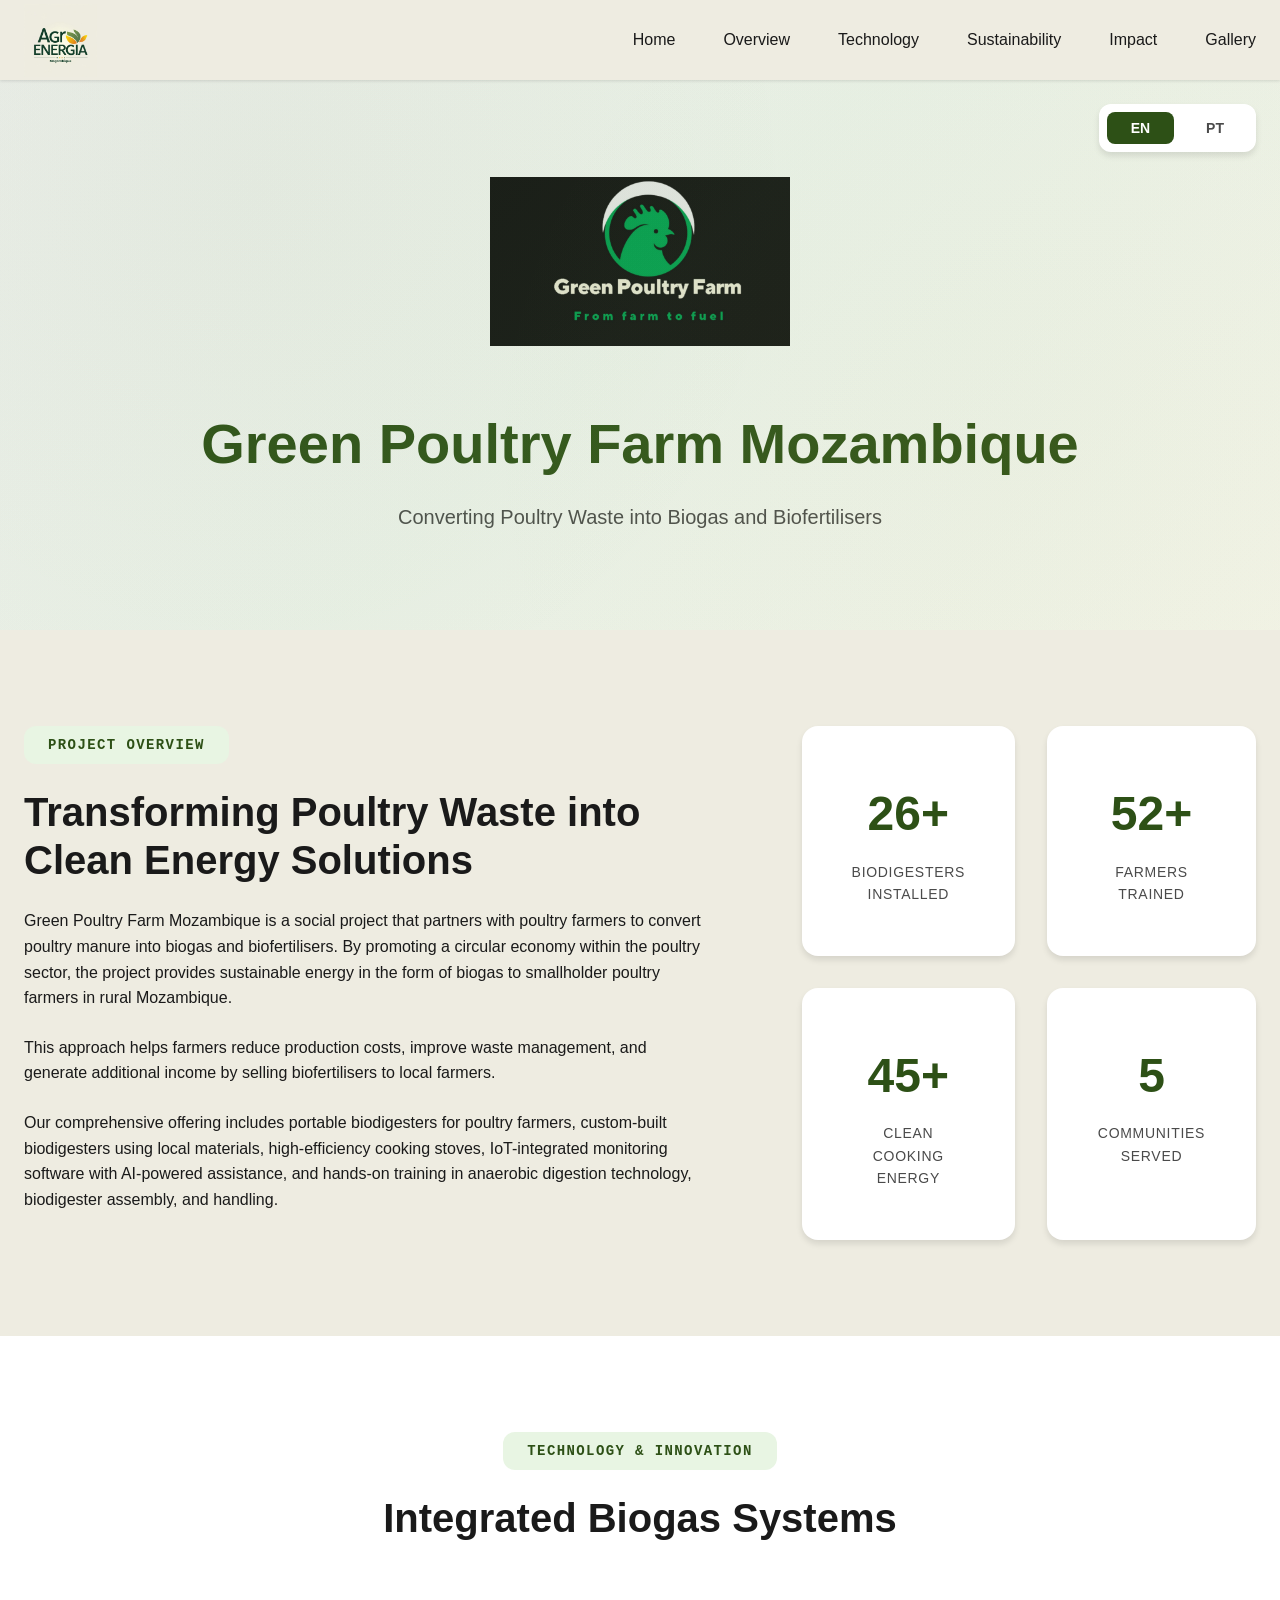
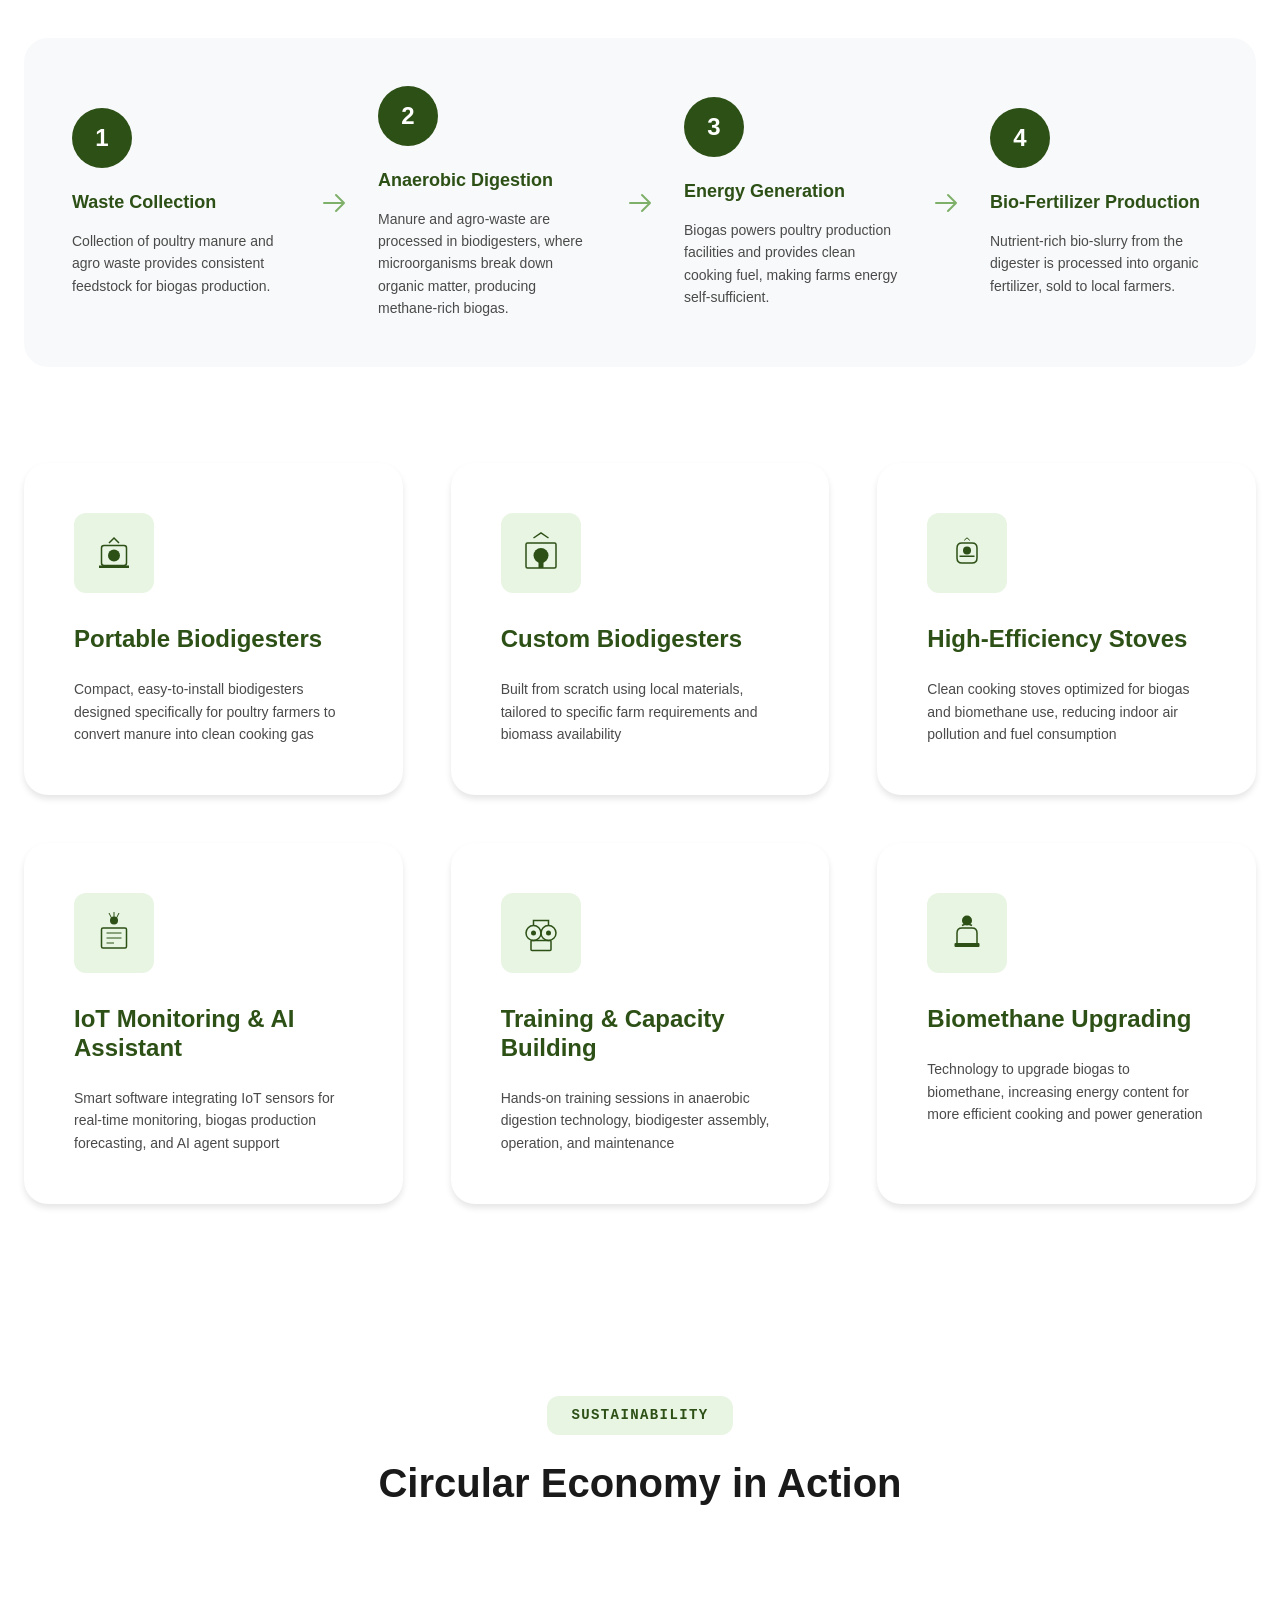
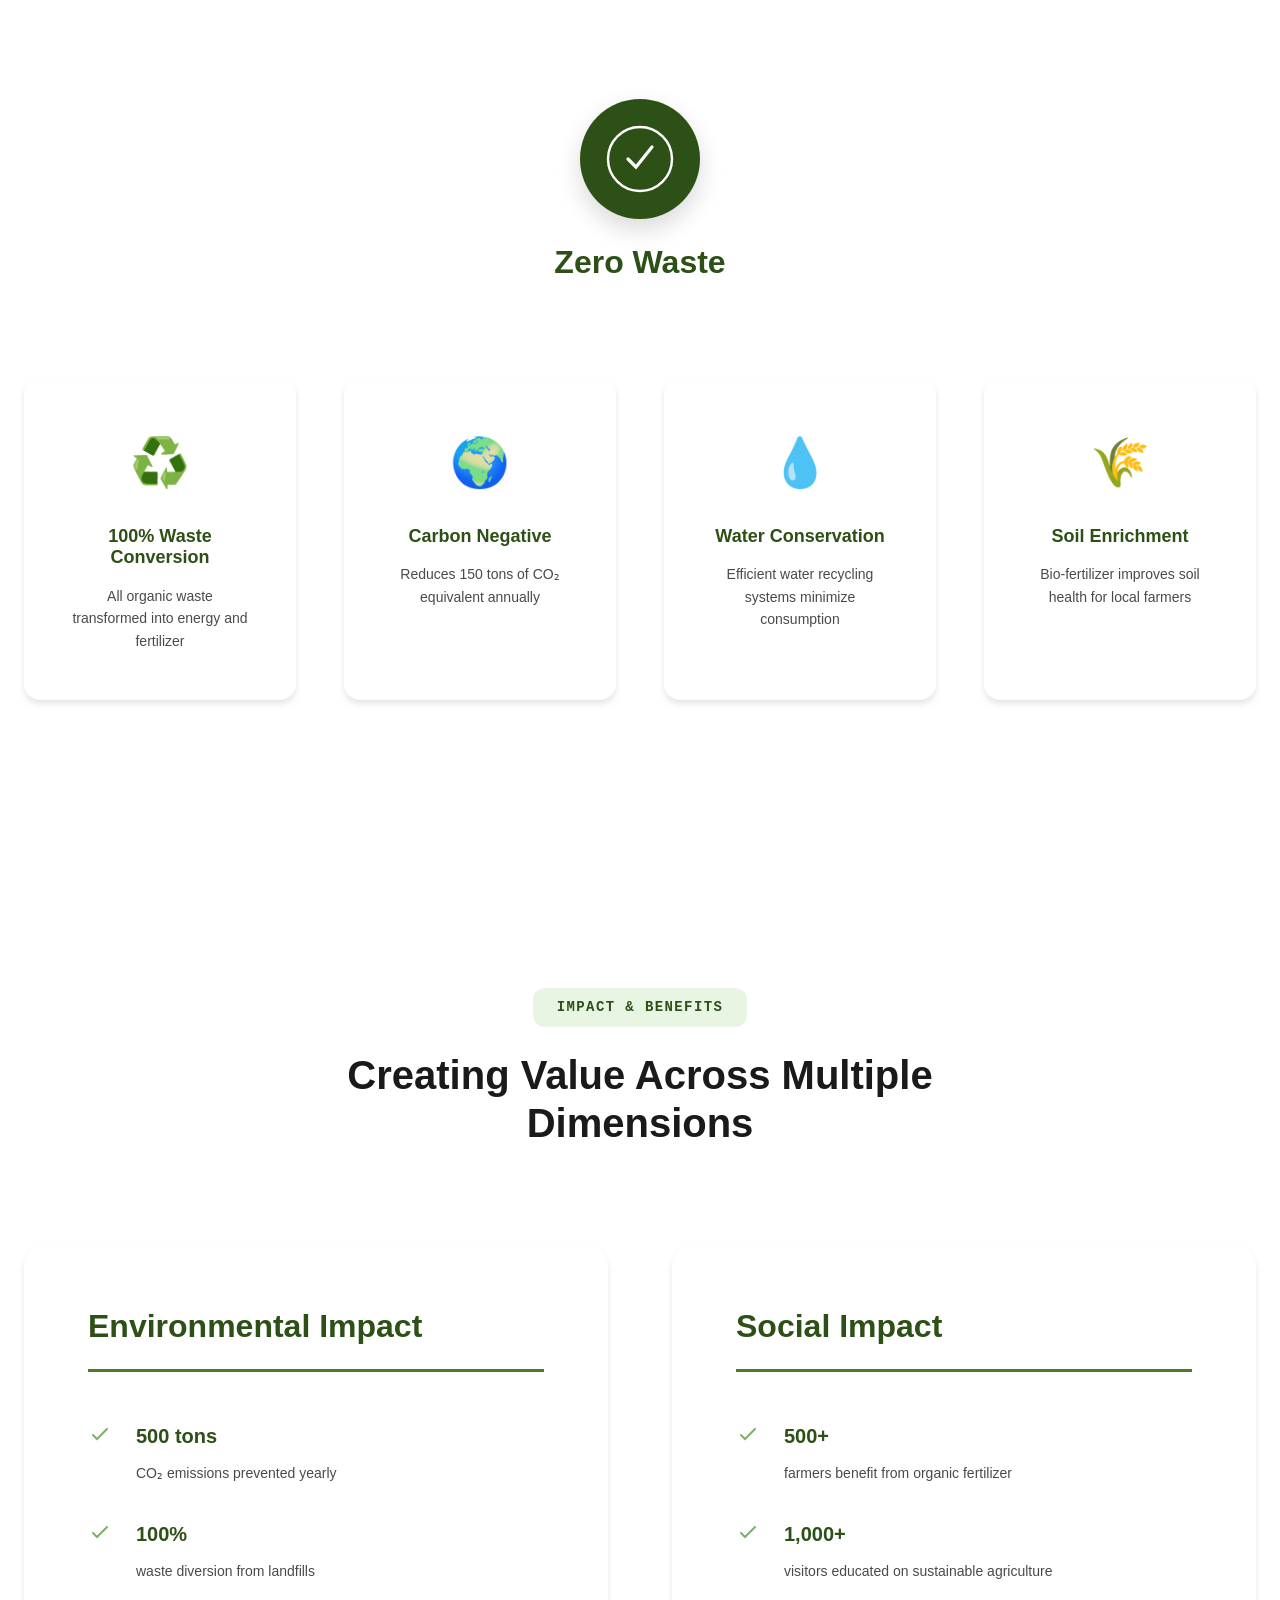
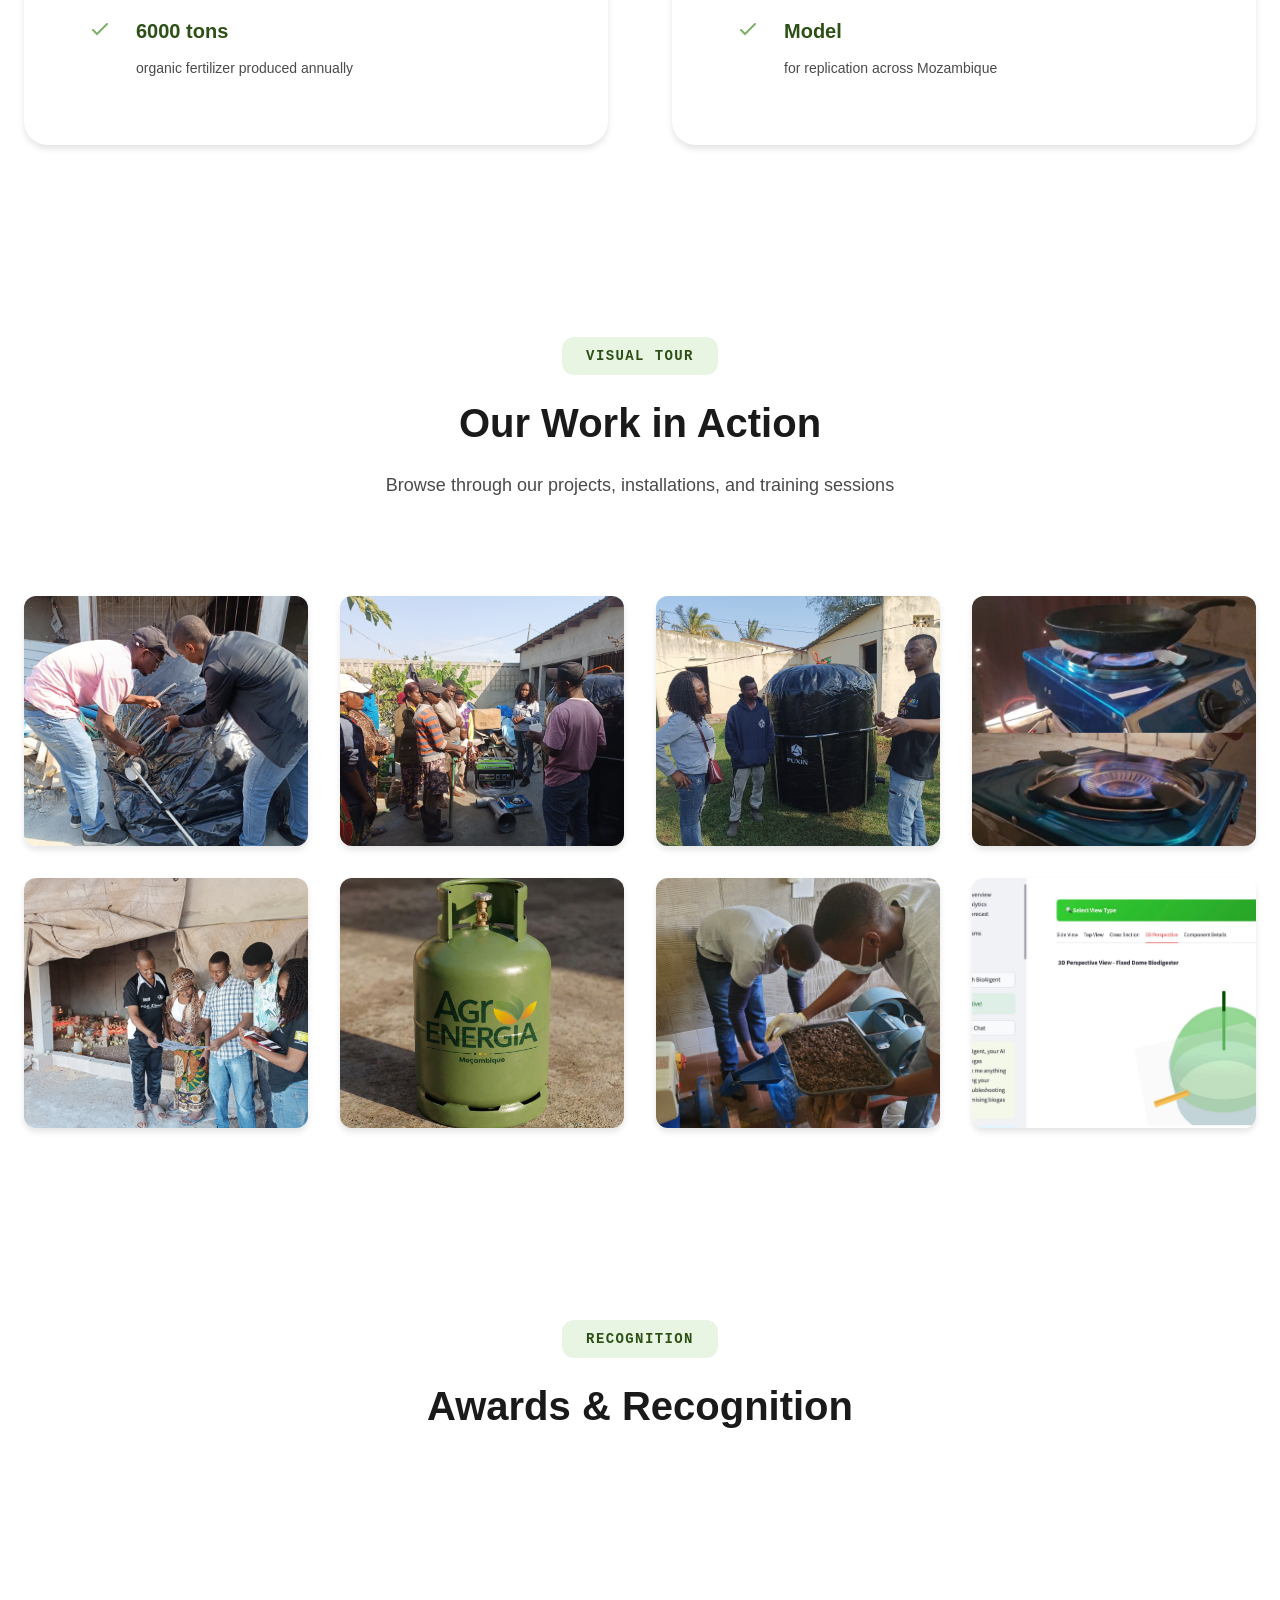
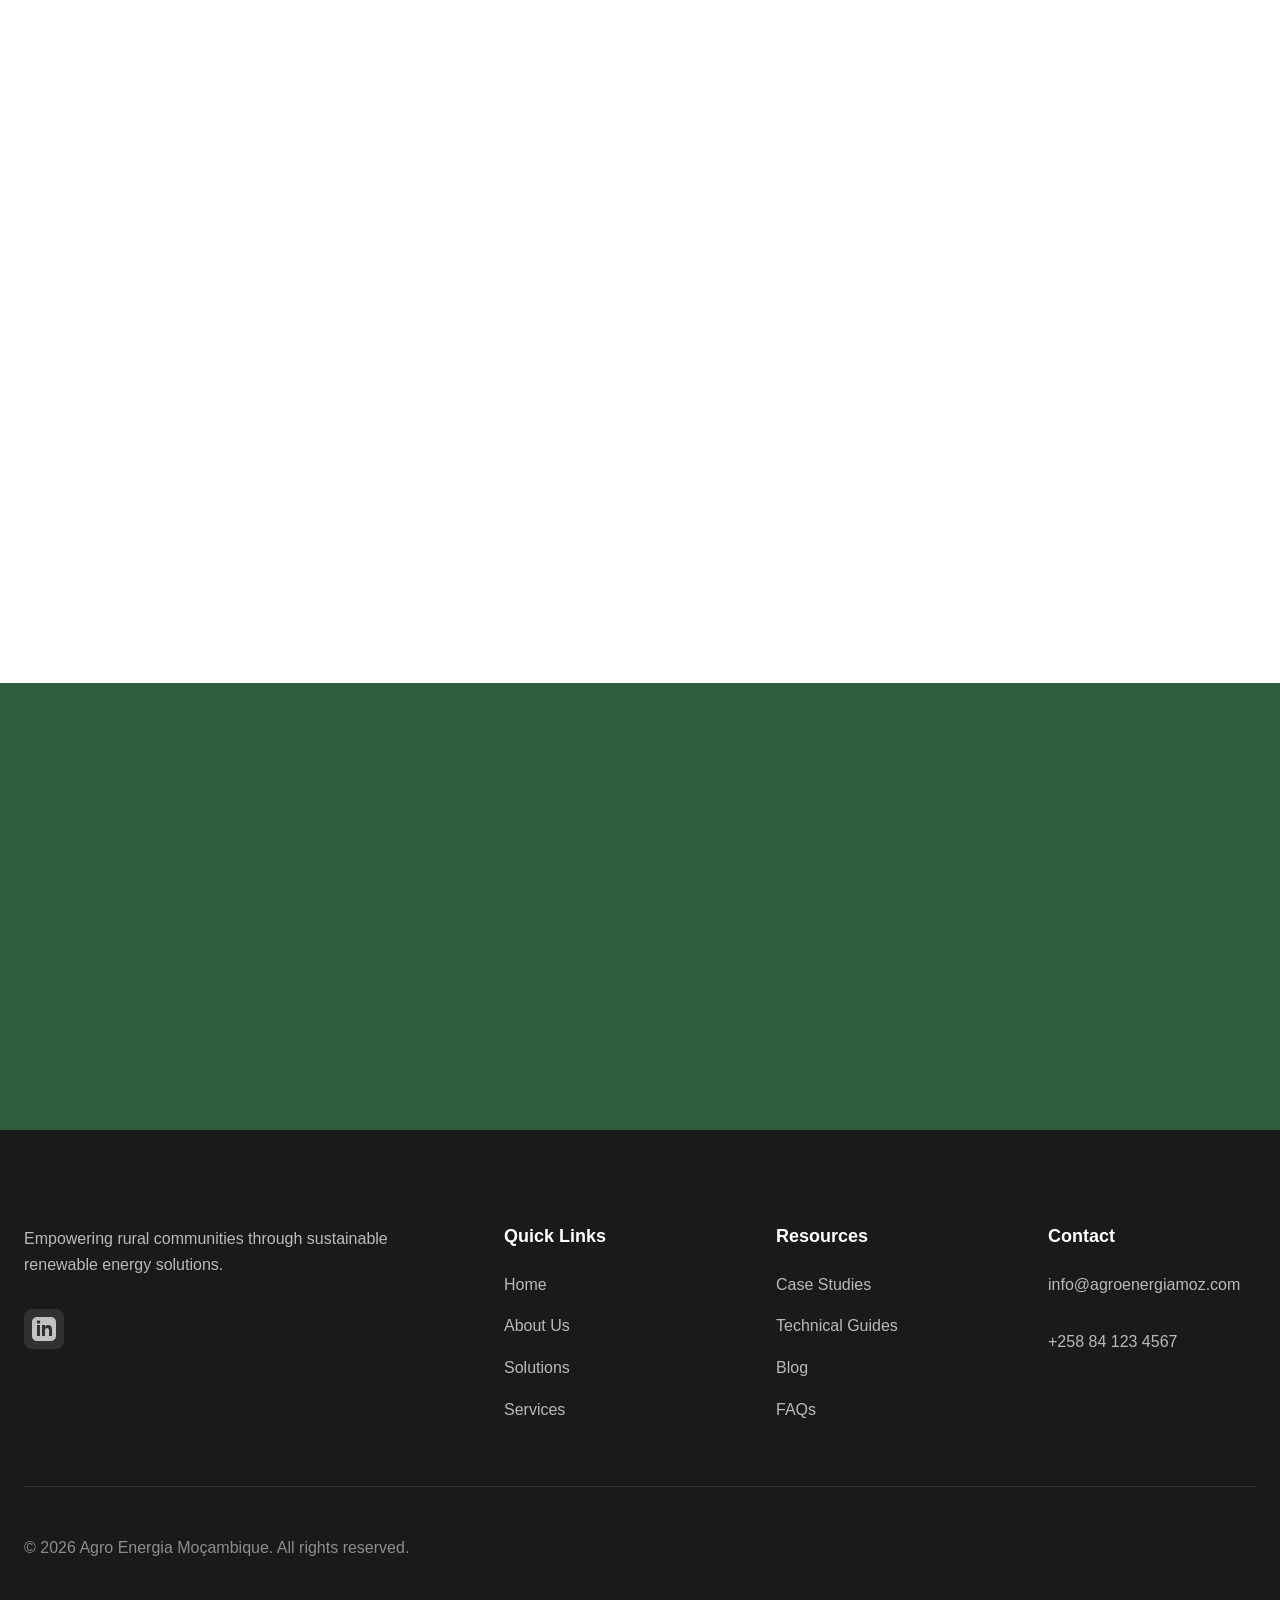
<file: green-poultry.html>
<!DOCTYPE html>
<html lang="en">
<head>
    <meta charset="UTF-8">
    <meta name="viewport" content="width=device-width, initial-scale=1.0">
    <meta name="description" content="Green Poultry Farm Mozambique - Converting poultry waste into biogas and biofertilisers for sustainable energy solutions.">
    <title>Green Poultry Farm Mozambique | Agro Energia</title>
    
    <!-- Preconnect for performance -->
    <link rel="preconnect" href="https://fonts.googleapis.com">
    <link rel="preconnect" href="https://fonts.gstatic.com" crossorigin>
    
    <!-- Fonts -->
    <link href="https://fonts.googleapis.com/css2?family=Space+Mono:wght@400;700&family=DM+Sans:wght@400;500;700&family=Playfair+Display:wght@600;700;900&display=swap" rel="stylesheet">
    
    <!-- Stylesheets -->
    <link rel="stylesheet" href="styles.css">
    <link rel="stylesheet" href="green-poultry.css">
    
    <!-- Favicon -->
    <link rel="icon" type="image/png" href="agro-logo.png">
</head>
<body class="green-poultry-page">
    <!-- Skip to main content for accessibility -->
    <a href="#main-content" class="skip-link">Skip to main content</a>
    
    <!-- Language Toggle -->
    <div class="language-toggle" role="navigation" aria-label="Language Selection">
        <button class="lang-btn active" data-lang="en" aria-label="English">EN</button>
        <button class="lang-btn" data-lang="pt" aria-label="Português">PT</button>
    </div>

    <!-- Navigation -->
    <nav class="navbar" role="navigation" aria-label="Main Navigation">
        <div class="container">
            <div class="nav-brand">
                <a href="index.html" aria-label="Back to Home">
                    <img src="agro-logo.png" alt="Agro Energia Logo" class="logo">
                </a>
            </div>
            <button class="hamburger" aria-label="Toggle menu" aria-expanded="false">
                <span></span>
                <span></span>
                <span></span>
            </button>
            <ul class="nav-menu" role="list">
                <li><a href="index.html" data-en="Home" data-pt="Início">Home</a></li>
                <li><a href="#overview" data-en="Overview" data-pt="Visão Geral">Overview</a></li>
                <li><a href="#technology" data-en="Technology" data-pt="Tecnologia">Technology</a></li>
                <li><a href="#sustainability" data-en="Sustainability" data-pt="Sustentabilidade">Sustainability</a></li>
                <li><a href="#impact" data-en="Impact" data-pt="Impacto">Impact</a></li>
                <li><a href="#gallery" data-en="Gallery" data-pt="Galeria">Gallery</a></li>
            </ul>
        </div>
    </nav>

    <!-- Project Hero -->
    <section class="project-hero" role="banner">
        <div class="project-hero-background">
            <div class="hero-gradient"></div>
            <div class="hero-pattern"></div>
        </div>
        <main id="main-content" class="container">
            <div class="project-hero-content">
                <div class="project-logo-container">
                    <img src="GPFlogofull.jpg" alt="Green Poultry Farm Logo" class="project-logo">
                </div>
                <h1 data-en="Green Poultry Farm Mozambique" data-pt="Green Poultry Farm Moçambique">
                    Green Poultry Farm Mozambique
                </h1>
                <p class="project-tagline" data-en="Converting Poultry Waste into Biogas and Biofertilisers" data-pt="Convertendo Resíduos Avícolas em Biogás e Biofertilizantes">
                    Converting Poultry Waste into Biogas and Biofertilisers
                </p>
            </div>
        </main>
    </section>

    <!-- Overview Section -->
    <section id="overview" class="project-overview section-padding">
        <div class="container">
            <div class="overview-grid">
                <div class="overview-content fade-in">
                    <span class="section-tag" data-en="Project Overview" data-pt="Visão Geral do Projeto">Project Overview</span>
                    <h2 data-en="Transforming Poultry Waste into Clean Energy Solutions" data-pt="Transformando Resíduos Avícolas em Soluções de Energia Limpa">
                        Transforming Poultry Waste into Clean Energy Solutions
                    </h2>
                    <p data-en="Green Poultry Farm Mozambique is a social project that works closely with small-scale poultry farmers to convert poultry manure into biogas and biofertilisers. By promoting a circular economy within the poultry sector, the project provides sustainable energy in the form of biogas to smallholder poultry farmers in rural Mozambique." data-pt="A Green Poultry Farm Moçambique é um projeto social que estabelece parcerias com avicultores para converter esterco de aves em biogás e biofertilizantes.">
                        Green Poultry Farm Mozambique is a social project that partners with poultry farmers to convert poultry manure into biogas and biofertilisers. By promoting a circular economy within the poultry sector, the project provides sustainable energy in the form of biogas to smallholder poultry farmers in rural Mozambique.
                    </p>
                    <p data-en="This approach helps farmers reduce production costs, improve waste management, and generate additional income by selling biofertilisers to local farmers." data-pt="Esta abordagem ajuda os agricultores a reduzir custos de produção, melhorar a gestão de resíduos e gerar renda adicional.">
                        This approach helps farmers reduce production costs, improve waste management, and generate additional income by selling biofertilisers to local farmers.
                    </p>
                    <p data-en="Our comprehensive offering includes portable biodigesters for poultry farmers, custom-built biodigesters using local materials, high-efficiency cooking stoves, IoT-integrated monitoring software with AI-powered assistance, and hands-on training in anaerobic digestion technology, biodigester assembly, and handling." data-pt="Nossa oferta inclui biodigestores portáteis, biodigestores personalizados, fogões eficientes, software IoT com IA e treinamento prático.">
                        Our comprehensive offering includes portable biodigesters for poultry farmers, custom-built biodigesters using local materials, high-efficiency cooking stoves, IoT-integrated monitoring software with AI-powered assistance, and hands-on training in anaerobic digestion technology, biodigester assembly, and handling.
                    </p>
                </div>
                <div class="overview-stats fade-in">
                    <div class="stat-box" data-count="40">
                        <div class="stat-number">0+</div>
                        <div class="stat-label" data-en="Biodigesters Installed" data-pt="Biodigestores Instalados">Biodigesters Installed</div>
                    </div>
                    <div class="stat-box" data-count="80">
                        <div class="stat-number">0+</div>
                        <div class="stat-label" data-en="Farmers Trained" data-pt="Avicultores Treinados">Farmers Trained</div>
                    </div>
                    <div class="stat-box" data-count="130">
                        <div class="stat-number">0+</div>
                        <div class="stat-label" data-en="Clean Cooking Stoves" data-pt="Fogões para Cozinha Limpa">Clean Cooking Energy</div>
                    </div>
                    <div class="stat-box" data-count="15">
                        <div class="stat-number">0</div>
                        <div class="stat-label" data-en="Communities Served" data-pt="Comunidades Servidas">Communities Served</div>
                    </div>
                </div>
            </div>
        </div>
    </section>

    <!-- Technology Section -->
    <section id="technology" class="project-technology section-padding">
        <div class="container">
            <div class="section-header fade-in">
                <span class="section-tag" data-en="Technology & Innovation" data-pt="Tecnologia e Inovação">Technology & Innovation</span>
                <h2 class="section-title" data-en="Integrated Biogas Systems" data-pt="Sistemas Integrados de Biogás">
                    Integrated Biogas Systems
                </h2>
            </div>
            
            <div class="technology-process fade-in">
                <div class="process-step">
                    <div class="step-number">1</div>
                    <div class="step-content">
                        <h3 data-en="Waste Collection" data-pt="Coleta de Resíduos">Waste Collection</h3>
                        <p data-en="Collection of poultry manure and agro waste provides consistent feedstock for biogas production." data-pt="Coleta de esterco avícola e resíduos fornece matéria-prima para produção de biogás.">
                            Collection of poultry manure and agro waste provides consistent feedstock for biogas production.
                        </p>
                    </div>
                </div>
                <div class="process-arrow">
                    <svg width="40" height="40" viewBox="0 0 40 40" fill="none">
                        <path d="M10 20h20m0 0l-8-8m8 8l-8 8" stroke="currentColor" stroke-width="2" stroke-linecap="round"/>
                    </svg>
                </div>
                <div class="process-step">
                    <div class="step-number">2</div>
                    <div class="step-content">
                        <h3 data-en="Anaerobic Digestion" data-pt="Digestão Anaeróbica">Anaerobic Digestion</h3>
                        <p data-en="Manure and agro-waste are processed in biodigesters, where microorganisms break down organic matter, producing methane-rich biogas." data-pt="O esterco é processado em biodigestores, produzindo biogás rico em metano.">
                            Manure and agro-waste are processed in biodigesters, where microorganisms break down organic matter, producing methane-rich biogas.
                        </p>
                    </div>
                </div>
                <div class="process-arrow">
                    <svg width="40" height="40" viewBox="0 0 40 40" fill="none">
                        <path d="M10 20h20m0 0l-8-8m8 8l-8 8" stroke="currentColor" stroke-width="2" stroke-linecap="round"/>
                    </svg>
                </div>
                <div class="process-step">
                    <div class="step-number">3</div>
                    <div class="step-content">
                        <h3 data-en="Energy Generation" data-pt="Geração de Energia">Energy Generation</h3>
                        <p data-en="Biogas powers poultry production facilities and provides clean cooking fuel, making farms energy self-sufficient." data-pt="O biogás alimenta instalações e fornece combustível limpo.">
                            Biogas powers poultry production facilities and provides clean cooking fuel, making farms energy self-sufficient.
                        </p>
                    </div>
                </div>
                <div class="process-arrow">
                    <svg width="40" height="40" viewBox="0 0 40 40" fill="none">
                        <path d="M10 20h20m0 0l-8-8m8 8l-8 8" stroke="currentColor" stroke-width="2" stroke-linecap="round"/>
                    </svg>
                </div>
                <div class="process-step">
                    <div class="step-number">4</div>
                    <div class="step-content">
                        <h3 data-en="Bio-Fertilizer Production" data-pt="Produção de Biofertilizante">Bio-Fertilizer Production</h3>
                        <p data-en="Nutrient-rich bio-slurry from the digester is processed into organic fertilizer, sold to local farmers." data-pt="Bio-slurry rico em nutrientes é processado em fertilizante orgânico.">
                            Nutrient-rich bio-slurry from the digester is processed into organic fertilizer, sold to local farmers.
                        </p>
                    </div>
                </div>
            </div>

            <div class="tech-features">
                <div class="tech-card fade-in">
                    <div class="tech-icon">
                        <svg viewBox="0 0 100 100" xmlns="http://www.w3.org/2000/svg">
                            <rect x="25" y="35" width="50" height="40" rx="5" fill="none" stroke="currentColor" stroke-width="3"/>
                            <circle cx="50" cy="55" r="12" fill="currentColor"/>
                            <rect x="20" y="75" width="60" height="5" fill="currentColor"/>
                            <path d="M40 30 L50 20 L60 30" stroke="currentColor" stroke-width="3" fill="none"/>
                        </svg>
                    </div>
                    <h4 data-en="Portable Biodigesters" data-pt="Biodigestores Portáteis">Portable Biodigesters</h4>
                    <p data-en="Compact, easy-to-install biodigesters designed specifically for poultry farmers to convert manure into clean cooking gas" data-pt="Biodigestores compactos projetados para avicultores.">
                        Compact, easy-to-install biodigesters designed specifically for poultry farmers to convert manure into clean cooking gas
                    </p>
                </div>
                <div class="tech-card fade-in">
                    <div class="tech-icon">
                        <svg viewBox="0 0 100 100" xmlns="http://www.w3.org/2000/svg">
                            <rect x="20" y="30" width="60" height="50" rx="3" fill="none" stroke="currentColor" stroke-width="3"/>
                            <circle cx="50" cy="55" r="15" fill="currentColor"/>
                            <path d="M35 20 L50 10 L65 20" stroke="currentColor" stroke-width="3" fill="none"/>
                            <rect x="45" y="65" width="10" height="15" fill="currentColor"/>
                        </svg>
                    </div>
                    <h4 data-en="Custom Biodigesters" data-pt="Biodigestores Personalizados">Custom Biodigesters</h4>
                    <p data-en="Built from scratch using local materials, tailored to specific farm requirements and biomass availability" data-pt="Construídos com materiais locais, adaptados aos requisitos da fazenda.">
                        Built from scratch using local materials, tailored to specific farm requirements and biomass availability
                    </p>
                </div>
                <div class="tech-card fade-in">
                    <div class="tech-icon">
                        <svg viewBox="0 0 100 100" xmlns="http://www.w3.org/2000/svg">
                            <path d="M30 60 L30 40 Q30 30, 40 30 L60 30 Q70 30, 70 40 L70 60 Q70 70, 60 70 L40 70 Q30 70, 30 60" fill="none" stroke="currentColor" stroke-width="3"/>
                            <circle cx="50" cy="45" r="8" fill="currentColor"/>
                            <rect x="35" y="55" width="30" height="3" fill="currentColor"/>
                            <path d="M45 25 Q50 15, 55 25" stroke="currentColor" stroke-width="2" fill="none"/>
                        </svg>
                    </div>
                    <h4 data-en="High-Efficiency Stoves" data-pt="Fogões de Alta Eficiência">High-Efficiency Stoves</h4>
                    <p data-en="Clean cooking stoves optimized for biogas and biomethane use, reducing indoor air pollution and fuel consumption" data-pt="Fogões limpos otimizados para biogás.">
                        Clean cooking stoves optimized for biogas and biomethane use, reducing indoor air pollution and fuel consumption
                    </p>
                </div>
                <div class="tech-card fade-in">
                    <div class="tech-icon">
                        <svg viewBox="0 0 100 100" xmlns="http://www.w3.org/2000/svg">
                            <rect x="25" y="40" width="50" height="40" rx="3" fill="none" stroke="currentColor" stroke-width="3"/>
                            <path d="M35 50 L65 50 M35 60 L65 60 M35 70 L50 70" stroke="currentColor" stroke-width="2"/>
                            <circle cx="50" cy="25" r="8" fill="currentColor"/>
                            <path d="M45 20 L40 10 M50 18 L50 8 M55 20 L60 10" stroke="currentColor" stroke-width="2"/>
                        </svg>
                    </div>
                    <h4 data-en="IoT Monitoring & AI Assistant" data-pt="Monitoramento IoT e Assistente IA">IoT Monitoring & AI Assistant</h4>
                    <p data-en="Smart software integrating IoT sensors for real-time monitoring, biogas production forecasting, and AI agent support" data-pt="Software inteligente com sensores IoT para monitoramento em tempo real.">
                        Smart software integrating IoT sensors for real-time monitoring, biogas production forecasting, and AI agent support
                    </p>
                </div>
                <div class="tech-card fade-in">
                    <div class="tech-icon">
                        <svg viewBox="0 0 100 100" xmlns="http://www.w3.org/2000/svg">
                            <circle cx="35" cy="50" r="15" fill="none" stroke="currentColor" stroke-width="3"/>
                            <circle cx="65" cy="50" r="15" fill="none" stroke="currentColor" stroke-width="3"/>
                            <path d="M35 35 L35 25 L65 25 L65 35" stroke="currentColor" stroke-width="3" fill="none"/>
                            <rect x="30" y="65" width="40" height="20" rx="2" fill="none" stroke="currentColor" stroke-width="3"/>
                            <circle cx="35" cy="50" r="5" fill="currentColor"/>
                            <circle cx="65" cy="50" r="5" fill="currentColor"/>
                        </svg>
                    </div>
                    <h4 data-en="Training & Capacity Building" data-pt="Treinamento e Capacitação">Training & Capacity Building</h4>
                    <p data-en="Hands-on training sessions in anaerobic digestion technology, biodigester assembly, operation, and maintenance" data-pt="Treinamento prático em tecnologia de digestão anaeróbica.">
                        Hands-on training sessions in anaerobic digestion technology, biodigester assembly, operation, and maintenance
                    </p>
                </div>
                <div class="tech-card fade-in">
                    <div class="tech-icon">
                        <svg viewBox="0 0 100 100" xmlns="http://www.w3.org/2000/svg">
                            <path d="M30 70 L30 50 Q30 40, 40 40 L60 40 Q70 40, 70 50 L70 70" fill="none" stroke="currentColor" stroke-width="3"/>
                            <circle cx="50" cy="25" r="10" fill="currentColor"/>
                            <path d="M40 35 Q50 30, 60 35" stroke="currentColor" stroke-width="3" fill="none"/>
                            <rect x="25" y="70" width="50" height="8" rx="2" fill="currentColor"/>
                        </svg>
                    </div>
                    <h4 data-en="Biomethane Upgrading" data-pt="Melhoria de Biometano">Biomethane Upgrading</h4>
                    <p data-en="Technology to upgrade biogas to biomethane, increasing energy content for more efficient cooking and power generation" data-pt="Tecnologia para melhorar biogás para biometano.">
                        Technology to upgrade biogas to biomethane, increasing energy content for more efficient cooking and power generation
                    </p>
                </div>
            </div>
        </div>
    </section>

    <!-- Sustainability Section -->
    <section id="sustainability" class="project-sustainability section-padding">
        <div class="container">
            <div class="section-header fade-in">
                <span class="section-tag" data-en="Sustainability" data-pt="Sustentabilidade">Sustainability</span>
                <h2 class="section-title" data-en="Circular Economy in Action" data-pt="Economia Circular em Ação">
                    Circular Economy in Action
                </h2>
            </div>
            
            <div class="sustainability-diagram fade-in">
                <div class="diagram-center">
                    <div class="center-icon">
                        <svg viewBox="0 0 100 100" xmlns="http://www.w3.org/2000/svg">
                            <circle cx="50" cy="50" r="40" fill="none" stroke="currentColor" stroke-width="3"/>
                            <path d="M35 50 L45 60 L65 35" fill="none" stroke="currentColor" stroke-width="4" stroke-linecap="round"/>
                        </svg>
                    </div>
                    <h3 data-en="Zero Waste" data-pt="Desperdício Zero">Zero Waste</h3>
                </div>
                <div class="sustainability-items">
                    <div class="sustainability-item">
                        <div class="item-icon">♻️</div>
                        <h4 data-en="100% Waste Conversion" data-pt="100% Conversão de Resíduos">100% Waste Conversion</h4>
                        <p data-en="All organic waste transformed into energy and fertilizer" data-pt="Todos os resíduos transformados em energia e fertilizante">
                            All organic waste transformed into energy and fertilizer
                        </p>
                    </div>
                    <div class="sustainability-item">
                        <div class="item-icon">🌍</div>
                        <h4 data-en="Carbon Negative" data-pt="Carbono Negativo">Carbon Negative</h4>
                        <p data-en="Reduces 150 tons of CO₂ equivalent annually" data-pt="Reduz 150 toneladas de CO₂ anualmente">
                            Reduces 150 tons of CO₂ equivalent annually
                        </p>
                    </div>
                    <div class="sustainability-item">
                        <div class="item-icon">💧</div>
                        <h4 data-en="Water Conservation" data-pt="Conservação de Água">Water Conservation</h4>
                        <p data-en="Efficient water recycling systems minimize consumption" data-pt="Sistemas eficientes de reciclagem minimizam consumo">
                            Efficient water recycling systems minimize consumption
                        </p>
                    </div>
                    <div class="sustainability-item">
                        <div class="item-icon">🌾</div>
                        <h4 data-en="Soil Enrichment" data-pt="Enriquecimento do Solo">Soil Enrichment</h4>
                        <p data-en="Bio-fertilizer improves soil health for local farmers" data-pt="Biofertilizante melhora a saúde do solo">
                            Bio-fertilizer improves soil health for local farmers
                        </p>
                    </div>
                </div>
            </div>
        </div>
    </section>

    <!-- Impact Section -->
    <section id="impact" class="project-impact section-padding">
        <div class="container">
            <div class="section-header fade-in">
                <span class="section-tag" data-en="Impact & Benefits" data-pt="Impacto e Benefícios">Impact & Benefits</span>
                <h2 class="section-title" data-en="Creating Value Across Multiple Dimensions" data-pt="Criando Valor em Múltiplas Dimensões">
                    Creating Value Across Multiple Dimensions
                </h2>
            </div>

            <div class="impact-grid">
                <div class="impact-category fade-in">
                    <h3 data-en="Environmental Impact" data-pt="Impacto Ambiental">Environmental Impact</h3>
                    <div class="impact-list">
                        <div class="impact-item">
                            <svg width="24" height="24" viewBox="0 0 24 24" fill="none">
                                <path d="M5 13l4 4L19 7" stroke="currentColor" stroke-width="2" stroke-linecap="round"/>
                            </svg>
                            <div>
                                <strong>500 tons</strong>
                                <span data-en="CO₂ emissions prevented yearly" data-pt="emissões de CO₂ evitadas anualmente">CO₂ emissions prevented yearly</span>
                            </div>
                        </div>
                        <div class="impact-item">
                            <svg width="24" height="24" viewBox="0 0 24 24" fill="none">
                                <path d="M5 13l4 4L19 7" stroke="currentColor" stroke-width="2" stroke-linecap="round"/>
                            </svg>
                            <div>
                                <strong>100%</strong>
                                <span data-en="waste diversion from landfills" data-pt="desvio de resíduos de aterros">waste diversion from landfills</span>
                            </div>
                        </div>
                        <div class="impact-item">
                            <svg width="24" height="24" viewBox="0 0 24 24" fill="none">
                                <path d="M5 13l4 4L19 7" stroke="currentColor" stroke-width="2" stroke-linecap="round"/>
                            </svg>
                            <div>
                                <strong>6000 tons</strong>
                                <span data-en="organic fertilizer produced annually" data-pt="fertilizante orgânico produzido anualmente">organic fertilizer produced annually</span>
                            </div>
                        </div>
                    </div>
                </div>

                <div class="impact-category fade-in">
                    <h3 data-en="Social Impact" data-pt="Impacto Social">Social Impact</h3>
                    <div class="impact-list">
                        <div class="impact-item">
                            <svg width="24" height="24" viewBox="0 0 24 24" fill="none">
                                <path d="M5 13l4 4L19 7" stroke="currentColor" stroke-width="2" stroke-linecap="round"/>
                            </svg>
                            <div>
                                <strong>500+</strong>
                                <span data-en="farmers benefit from organic fertilizer" data-pt="agricultores beneficiam de fertilizante orgânico">farmers benefit from organic fertilizer</span>
                            </div>
                        </div>
                        <div class="impact-item">
                            <svg width="24" height="24" viewBox="0 0 24 24" fill="none">
                                <path d="M5 13l4 4L19 7" stroke="currentColor" stroke-width="2" stroke-linecap="round"/>
                            </svg>
                            <div>
                                <strong>1,000+</strong>
                                <span data-en="visitors educated on sustainable agriculture" data-pt="visitantes educados sobre agricultura sustentável">visitors educated on sustainable agriculture</span>
                            </div>
                        </div>
                        <div class="impact-item">
                            <svg width="24" height="24" viewBox="0 0 24 24" fill="none">
                                <path d="M5 13l4 4L19 7" stroke="currentColor" stroke-width="2" stroke-linecap="round"/>
                            </svg>
                            <div>
                                <strong>Model</strong>
                                <span data-en="for replication across Mozambique" data-pt="para replicação em Moçambique">for replication across Mozambique</span>
                            </div>
                        </div>
                    </div>
                </div>
            </div>
        </div>
    </section>

    <!-- Gallery Section -->
    <section id="gallery" class="project-gallery section-padding">
        <div class="container">
            <div class="section-header fade-in">
                <span class="section-tag" data-en="Visual Tour" data-pt="Tour Visual">Visual Tour</span>
                <h2 class="section-title" data-en="Our Work in Action" data-pt="Nosso Trabalho em Ação">
                    Our Work in Action
                </h2>
                <p class="section-description" data-en="Browse through our projects, installations, and training sessions" data-pt="Navegue por nossos projetos e instalações">
                    Browse through our projects, installations, and training sessions
                </p>
            </div>
            
            <div class="gallery-grid">
                <div class="gallery-item fade-in">
                    <img src="gallery-1.jpg" alt="Biodigester Installation" class="gallery-image" loading="lazy">
                    <div class="gallery-caption">
                        <p data-en="Biodigester Installation" data-pt="Instalação de Biodigestor">Biodigester Installation</p>
                    </div>
                </div>
                <div class="gallery-item fade-in">
                    <img src="gallery-2.jpg" alt="Training Session" class="gallery-image" loading="lazy">
                    <div class="gallery-caption">
                        <p data-en="Farmer Training Session" data-pt="Sessão de Treinamento">Farmer Training Session</p>
                    </div>
                </div>
                <div class="gallery-item fade-in">
                    <img src="gallery-3.jpg" alt="Portable Biodigester" class="gallery-image" loading="lazy">
                    <div class="gallery-caption">
                        <p data-en="Portable Biodigester Unit" data-pt="Biodigestor Portátil">Portable Biodigester Unit</p>
                    </div>
                </div>
                <div class="gallery-item fade-in">
                    <img src="gallery-4.jpg" alt="Clean Cooking Stove" class="gallery-image" loading="lazy">
                    <div class="gallery-caption">
                        <p data-en="High-Efficiency Cooking Stove" data-pt="Fogão de Alta Eficiência">High-Efficiency Cooking Stove</p>
                    </div>
                </div>
                <div class="gallery-item fade-in">
                    <img src="gallery-5.jpg" alt="Community Engagement" class="gallery-image" loading="lazy">
                    <div class="gallery-caption">
                        <p data-en="Community Engagement" data-pt="Envolvimento Comunitário">Community Engagement</p>
                    </div>
                </div>
                <div class="gallery-item fade-in">
                    <img src="gallery-6.jpg" alt="Biogas Production" class="gallery-image" loading="lazy">
                    <div class="gallery-caption">
                        <p data-en="Biogas Production System" data-pt="Sistema de Produção de Biogás">Biogas Production System</p>
                    </div>
                </div>
                <div class="gallery-item fade-in">
                    <img src="gallery-7.jpg" alt="Biofertilizer" class="gallery-image" loading="lazy">
                    <div class="gallery-caption">
                        <p data-en="Organic Biofertilizer" data-pt="Biofertilizante Orgânico">Organic Biofertilizer</p>
                    </div>
                </div>
                <div class="gallery-item fade-in">
                    <img src="gallery-8.jpg" alt="IoT Monitoring" class="gallery-image" loading="lazy">
                    <div class="gallery-caption">
                        <p data-en="IoT Monitoring System" data-pt="Sistema de Monitoramento IoT">IoT Monitoring System</p>
                    </div>
                </div>
            </div>
        </div>
    </section>

    <!-- Awards Section -->
    <section class="awards-section section-padding">
        <div class="container">
            <div class="section-header fade-in">
                <span class="section-tag" data-en="Recognition" data-pt="Reconhecimento">Recognition</span>
                <h2 class="section-title" data-en="Awards & Recognition" data-pt="Prêmios e Reconhecimento">
                    Awards & Recognition
                </h2>
            </div>
            
            <div class="awards-grid">
                <div class="award-item fade-in">
                    <div class="award-logo">
                        <img src="award-7.png" alt="928 Challenge" loading="lazy">
                    </div>
                    <h4 data-en="928 Challenge 2022" data-pt="928 Challenge 2022">928 Challenge 2022</h4>
                </div>
                <div class="award-item fade-in">
                    <div class="award-logo">
                        <img src="award-1.png" alt="WEGE Prize" loading="lazy">
                    </div>
                    <h4 data-en="WEGE Prize 2023" data-pt="WEGE Prize 2023">WEGE Prize 2023</h4>
                </div>
                <div class="award-item fade-in">
                    <div class="award-logo">
                        <img src="award-2.png" alt="Youth4Climate" loading="lazy">
                    </div>
                    <h4 data-en="Youth4Climate 2023" data-pt="Youth4Climate 2023">Youth4Climate 2023</h4>
                </div>
                <div class="award-item fade-in">
                    <div class="award-logo">
                        <img src="award-3.png" alt="Climatelaunchpad" loading="lazy">
                    </div>
                    <h4 data-en="Climatelaunchpad Mozambique 2024" data-pt="Climatelaunchpad Moçambique 2024">Climatelaunchpad Mozambique 2024</h4>
                </div>
                <div class="award-item fade-in">
                    <div class="award-logo">
                        <img src="award-4.png" alt="Climate Champions" loading="lazy">
                    </div>
                    <h4 data-en="Climate High-Level Champions 2025" data-pt="Campeões de Alto Nível do Clima 2025">Climate High-Level Champions 2025</h4>
                </div>
                <div class="award-item fade-in">
                    <div class="award-logo">
                        <img src="award-6.png" alt="Dutch MFA" loading="lazy">
                    </div>
                    <h4 data-en="Dutch MFA 2025" data-pt="Dutch MFA 2025">Dutch MFA 2025</h4>
                </div>
                  <div class="award-item fade-in">
                    <div class="award-logo">
                        <img src="undp.jpeg" alt="Dutch MFA" loading="lazy">
                    </div>
                    <h4 data-en="Dutch MFA 2025" data-pt="Dutch MFA 2025">Dutch MFA 2025</h4>
                </div>

                  <div class="award-item fade-in">
                    <div class="award-logo">
                        <img src="oyw.jpeg" alt="Dutch MFA" loading="lazy">
                    </div>
                    <h4 data-en="Dutch MFA 2025" data-pt="Dutch MFA 2025">Dutch MFA 2025</h4>
                </div>
            </div>
        </div>
    </section>

    <!-- CTA Section -->
    <section class="project-cta section-padding">
        <div class="container">
            <div class="cta-content fade-in">
                <h2 data-en="Interested in Replicating This Model?" data-pt="Interessado em Replicar Este Modelo?">
                    Interested in Replicating This Model?
                </h2>
                <p data-en="We provide consulting, training, and technical support to help you implement sustainable poultry farming with integrated renewable energy systems." data-pt="Fornecemos consultoria, treinamento e suporte técnico.">
                    We provide consulting, training, and technical support to help you implement sustainable poultry farming with integrated renewable energy systems.
                </p>
                <div class="cta-buttons">
                    <a href="index.html#contact" class="btn btn-primary">
                        <span data-en="Contact Us" data-pt="Entre em Contacto">Contact Us</span>
                        <svg width="20" height="20" viewBox="0 0 20 20" fill="none">
                            <path d="M4 10h12m0 0l-4-4m4 4l-4 4" stroke="currentColor" stroke-width="2" stroke-linecap="round"/>
                        </svg>
                    </a>
                    <a href="index.html#solutions" class="btn btn-secondary">
                        <span data-en="Explore Solutions" data-pt="Explorar Soluções">Explore Solutions</span>
                    </a>
                </div>
            </div>
        </div>
    </section>

    <!-- Footer -->
    <footer class="footer">
        <div class="container">
            <div class="footer-grid">
                <div class="footer-col">
                     <p data-en="Empowering rural communities through sustainable renewable energy solutions." data-pt="Capacitando comunidades rurais através de soluções sustentáveis.">
                        Empowering rural communities through sustainable renewable energy solutions.
                    </p>
                    <div class="social-links">
                        <a href="https://www.linkedin.com/company/green-poultry-farm-mozambique/?viewAsMember=true" aria-label="LinkedIn" target="_blank" rel="noopener noreferrer">
                            <svg width="24" height="24" viewBox="0 0 24 24" fill="currentColor">
                                <path d="M19 0h-14c-2.761 0-5 2.239-5 5v14c0 2.761 2.239 5 5 5h14c2.762 0 5-2.239 5-5v-14c0-2.761-2.238-5-5-5zm-11 19h-3v-11h3v11zm-1.5-12.268c-.966 0-1.75-.79-1.75-1.764s.784-1.764 1.75-1.764 1.75.79 1.75 1.764-.783 1.764-1.75 1.764zm13.5 12.268h-3v-5.604c0-3.368-4-3.113-4 0v5.604h-3v-11h3v1.765c1.396-2.586 7-2.777 7 2.476v6.759z"/>
                            </svg>
                        </a>
                    </div>
                </div>
                <div class="footer-col">
                    <h4 data-en="Quick Links" data-pt="Links Rápidos">Quick Links</h4>
                    <ul>
                        <li><a href="index.html" data-en="Home" data-pt="Início">Home</a></li>
                        <li><a href="index.html#about" data-en="About Us" data-pt="Sobre Nós">About Us</a></li>
                        <li><a href="index.html#solutions" data-en="Solutions" data-pt="Soluções">Solutions</a></li>
                        <li><a href="index.html#services" data-en="Services" data-pt="Serviços">Services</a></li>
                    </ul>
                </div>
                <div class="footer-col">
                    <h4 data-en="Resources" data-pt="Recursos">Resources</h4>
                    <ul>
                        <li><a href="#" data-en="Case Studies" data-pt="Estudos de Caso">Case Studies</a></li>
                        <li><a href="#" data-en="Technical Guides" data-pt="Guias Técnicos">Technical Guides</a></li>
                        <li><a href="#" data-en="Blog" data-pt="Blog">Blog</a></li>
                        <li><a href="#" data-en="FAQs" data-pt="Perguntas Frequentes">FAQs</a></li>
                    </ul>
                </div>
                <div class="footer-col">
                    <h4 data-en="Contact" data-pt="Contacto">Contact</h4>
                    <p>info@agroenergiamoz.com</p>
                    <p>+258 84 123 4567</p>
                </div>
            </div>
            <div class="footer-bottom">
                <p>&copy; 2026 Agro Energia Moçambique. <span data-en="All rights reserved." data-pt="Todos os direitos reservados.">All rights reserved.</span></p>
            </div>
        </div>
    </footer>

    <!-- Back to top button -->
    <button class="back-to-top" aria-label="Back to top">
        <svg width="24" height="24" viewBox="0 0 24 24" fill="none">
            <path d="M12 19V5m0 0l-7 7m7-7l7 7" stroke="currentColor" stroke-width="2" stroke-linecap="round"/>
        </svg>
    </button>

    <!-- Scripts -->
    <script src="script.js"></script>
</body>
</html>
</file>
<file: styles.css>
/* ===================================
   AGRO ENERGIA MOÇAMBIQUE
   Professional Website Stylesheet
   =================================== */

/* ===================================
   CSS VARIABLES & DESIGN TOKENS
   =================================== */
:root {
    /* Colors - Professional earth-tone palette */
    --primary-color: #2D5016;
    --primary-dark: #1A3009;
    --primary-light: #4A7C2A;
    --secondary-color: #F5A623;
    --secondary-dark: #E39512;
    --accent-color: #7FB069;
    --accent-light: #A3D977;
    
    /* Neutrals */
    --bg-primary: #FFFFFF;
    --bg-secondary: #F8F9FA;
    --bg-tertiary: #E8F5E3;
    --text-primary: #1A1A1A;
    --text-secondary: #4A4A4A;
    --text-tertiary: #6B6B6B;
    --border-color: #E0E0E0;
    
    /* Spacing */
    --spacing-xs: 0.5rem;
    --spacing-sm: 1rem;
    --spacing-md: 1.5rem;
    --spacing-lg: 2rem;
    --spacing-xl: 3rem;
    --spacing-2xl: 4rem;
    --spacing-3xl: 6rem;
    
    /* Typography - LinkedIn Style */
    --font-display: -apple-system, BlinkMacSystemFont, 'Segoe UI', Roboto, 'Helvetica Neue', Arial, sans-serif;
    --font-body: -apple-system, BlinkMacSystemFont, 'Segoe UI', Roboto, 'Helvetica Neue', Arial, sans-serif;
    --font-mono: 'Courier New', Courier, monospace;
    
    --font-size-xs: 0.75rem;
    --font-size-sm: 0.875rem;
    --font-size-base: 1rem;
    --font-size-lg: 1.125rem;
    --font-size-xl: 1.25rem;
    --font-size-2xl: 1.5rem;
    --font-size-3xl: 2rem;
    --font-size-4xl: 2.5rem;
    --font-size-5xl: 3rem;
    --font-size-6xl: 4rem;
    
    /* Effects */
    --shadow-sm: 0 1px 3px rgba(0,0,0,0.12);
    --shadow-md: 0 4px 6px rgba(0,0,0,0.1);
    --shadow-lg: 0 10px 25px rgba(0,0,0,0.15);
    --shadow-xl: 0 20px 40px rgba(0,0,0,0.2);
    
    --radius-sm: 0.375rem;
    --radius-md: 0.5rem;
    --radius-lg: 0.75rem;
    --radius-xl: 1rem;
    --radius-2xl: 1.5rem;
    
    /* Transitions */
    --transition-fast: 150ms ease;
    --transition-base: 250ms ease;
    --transition-slow: 350ms ease;
    
    /* Layout */
    --max-width: 1280px;
    --header-height: 80px;
}

/* ===================================
   RESET & BASE STYLES
   =================================== */
*, *::before, *::after {
    box-sizing: border-box;
    margin: 0;
    padding: 0;
}

html {
    scroll-behavior: smooth;
    font-size: 16px;
}

body {
    font-family: var(--font-body);
    font-size: var(--font-size-base);
    line-height: 1.6;
    color: var(--text-primary);
    background-color: var(--bg-primary);
    overflow-x: hidden;
    -webkit-font-smoothing: antialiased;
    -moz-osx-font-smoothing: grayscale;
}

img {
    max-width: 100%;
    height: auto;
    display: block;
}

a {
    color: inherit;
    text-decoration: none;
    transition: color var(--transition-base);
}

button {
    font-family: inherit;
    border: none;
    background: none;
    cursor: pointer;
}

ul, ol {
    list-style: none;
}

/* ===================================
   ACCESSIBILITY
   =================================== */
.skip-link {
    position: absolute;
    top: -100px;
    left: 0;
    background: var(--primary-color);
    color: white;
    padding: var(--spacing-sm) var(--spacing-md);
    z-index: 10000;
    border-radius: var(--radius-md);
}

.skip-link:focus {
    top: var(--spacing-sm);
    left: var(--spacing-sm);
}

/* Focus styles */
:focus-visible {
    outline: 2px solid var(--primary-color);
    outline-offset: 2px;
}

/* ===================================
   TYPOGRAPHY
   =================================== */
h1, h2, h3, h4, h5, h6 {
    font-family: var(--font-display);
    font-weight: 700;
    line-height: 1.2;
    margin-bottom: var(--spacing-md);
    color: var(--text-primary);
}

h1 { font-size: var(--font-size-5xl); }
h2 { font-size: var(--font-size-4xl); }
h3 { font-size: var(--font-size-3xl); }
h4 { font-size: var(--font-size-2xl); }
h5 { font-size: var(--font-size-xl); }
h6 { font-size: var(--font-size-lg); }

p {
    margin-bottom: var(--spacing-md);
}

.lead-text {
    font-size: var(--font-size-lg);
    font-weight: 500;
    color: var(--text-secondary);
}

/* ===================================
   LAYOUT
   =================================== */
.container {
    max-width: var(--max-width);
    margin: 0 auto;
    padding: 0 var(--spacing-md);
}

.section-padding {
    padding: var(--spacing-3xl) 0;
}

.section-header {
    text-align: center;
    margin-bottom: var(--spacing-3xl);
}

.section-tag {
    display: inline-block;
    font-family: var(--font-mono);
    font-size: var(--font-size-sm);
    font-weight: 700;
    text-transform: uppercase;
    letter-spacing: 0.1em;
    color: var(--primary-color);
    background: var(--bg-tertiary);
    padding: var(--spacing-xs) var(--spacing-md);
    border-radius: var(--radius-lg);
    margin-bottom: var(--spacing-md);
}

.section-title {
    max-width: 800px;
    margin-left: auto;
    margin-right: auto;
}

.section-description {
    max-width: 600px;
    margin: var(--spacing-md) auto 0;
    color: var(--text-secondary);
    font-size: var(--font-size-lg);
}

/* ===================================
   BUTTONS
   =================================== */
.btn {
    display: inline-flex;
    align-items: center;
    gap: var(--spacing-xs);
    padding: var(--spacing-md) var(--spacing-xl);
    font-size: var(--font-size-base);
    font-weight: 600;
    border-radius: var(--radius-lg);
    transition: all var(--transition-base);
    cursor: pointer;
    position: relative;
    overflow: hidden;
}

.btn::before {
    content: '';
    position: absolute;
    top: 50%;
    left: 50%;
    width: 0;
    height: 0;
    border-radius: 50%;
    background: rgba(255, 255, 255, 0.3);
    transform: translate(-50%, -50%);
    transition: width var(--transition-slow), height var(--transition-slow);
}

.btn:hover::before {
    width: 300px;
    height: 300px;
}

.btn-primary {
    background: var(--primary-color);
    color: white;
    box-shadow: var(--shadow-md);
}

.btn-primary:hover {
    background: var(--primary-dark);
    transform: translateY(-2px);
    box-shadow: var(--shadow-lg);
}

.btn-secondary {
    background: transparent;
    color: var(--primary-color);
    border: 2px solid var(--primary-color);
}

.btn-secondary:hover {
    background: var(--primary-color);
    color: white;
    transform: translateY(-2px);
}

/* ===================================
   LANGUAGE TOGGLE
   =================================== */
.language-toggle {
    position: fixed;
    top: calc(var(--header-height) + var(--spacing-md));
    right: var(--spacing-md);
    z-index: 1001;
    display: flex;
    gap: var(--spacing-xs);
    background: white;
    padding: var(--spacing-xs);
    border-radius: var(--radius-lg);
    box-shadow: var(--shadow-md);
    transition: transform 0.3s ease, opacity 0.3s ease;
}

.language-toggle.hidden {
    transform: translateY(-10px);
    opacity: 0;
    pointer-events: none;
}

.lang-btn {
    padding: var(--spacing-xs) var(--spacing-md);
    font-family: var(--font-body);
    font-size: var(--font-size-sm);
    font-weight: 600;
    color: var(--text-secondary);
    border-radius: var(--radius-md);
    transition: all var(--transition-base);
}

.lang-btn.active {
    background: var(--primary-color);
    color: white;
}

.lang-btn:hover:not(.active) {
    background: var(--bg-tertiary);
    color: var(--primary-color);
}

/* ===================================
   NAVIGATION
   =================================== */
.navbar {
    position: fixed;
    top: 0;
    left: 0;
    right: 0;
    background: #EEECE1;
    box-shadow: var(--shadow-sm);
    z-index: 999;
    transition: all var(--transition-base);
}

.navbar.scrolled {
    box-shadow: var(--shadow-md);
}

.navbar .container {
    display: flex;
    align-items: center;
    justify-content: space-between;
    height: var(--header-height);
}

.nav-brand .logo {
    height: 73px;
    width: auto;
}

.nav-menu {
    display: flex;
    align-items: center;
    gap: var(--spacing-xl);
}

.nav-menu a {
    font-weight: 500;
    color: var(--text-primary);
    position: relative;
    padding: var(--spacing-xs) 0;
}

.nav-menu a::after {
    content: '';
    position: absolute;
    bottom: 0;
    left: 0;
    width: 0;
    height: 2px;
    background: var(--primary-color);
    transition: width var(--transition-base);
}

.nav-menu a:hover::after,
.nav-menu a.active::after {
    width: 100%;
}

.nav-cta {
    background: var(--primary-color);
    color: white !important;
    padding: var(--spacing-sm) var(--spacing-lg) !important;
    border-radius: var(--radius-lg);
}

.nav-cta::after {
    display: none;
}

.nav-cta:hover {
    background: var(--primary-dark);
}

.hamburger {
    display: none;
    flex-direction: column;
    gap: 5px;
    width: 30px;
    height: 24px;
    background: transparent;
    border: none;
    cursor: pointer;
}

.hamburger span {
    display: block;
    width: 100%;
    height: 3px;
    background: var(--text-primary);
    border-radius: 2px;
    transition: all var(--transition-base);
}

.hamburger.active span:nth-child(1) {
    transform: rotate(45deg) translate(8px, 8px);
}

.hamburger.active span:nth-child(2) {
    opacity: 0;
}

.hamburger.active span:nth-child(3) {
    transform: rotate(-45deg) translate(7px, -7px);
}

/* ===================================
   HERO SECTION
   =================================== */
.hero {
    position: relative;
    min-height: 100vh;
    display: flex;
    align-items: center;
    padding-top: var(--header-height);
    overflow: hidden;
}

.hero-background {
    position: absolute;
    top: 0;
    left: 0;
    right: 0;
    bottom: 0;
    z-index: -1;
}

.hero-gradient {
    position: absolute;
    top: 0;
    left: 0;
    right: 0;
    bottom: 0;
    background: linear-gradient(135deg, 
        rgba(45, 80, 22, 0.05) 0%, 
        rgba(127, 176, 105, 0.1) 50%, 
        rgba(245, 166, 35, 0.05) 100%);
}

.hero-pattern {
    position: absolute;
    top: 0;
    left: 0;
    right: 0;
    bottom: 0;
    background-image: 
        radial-gradient(circle at 20% 30%, rgba(45, 80, 22, 0.03) 0%, transparent 50%),
        radial-gradient(circle at 80% 70%, rgba(127, 176, 105, 0.03) 0%, transparent 50%);
}

.hero-content {
    max-width: 800px;
    animation: fadeInUp 1s ease;
}

.hero-badge {
    display: inline-flex;
    align-items: center;
    gap: var(--spacing-xs);
    font-family: var(--font-mono);
    font-size: var(--font-size-sm);
    font-weight: 600;
    color: var(--primary-color);
    background: white;
    padding: var(--spacing-sm) var(--spacing-lg);
    border-radius: var(--radius-2xl);
    box-shadow: var(--shadow-md);
    margin-bottom: var(--spacing-lg);
}

.badge-dot {
    width: 8px;
    height: 8px;
    background: var(--secondary-color);
    border-radius: 50%;
    animation: pulse 2s infinite;
}

.hero-title {
    font-size: clamp(2.5rem, 6vw, 4.5rem);
    line-height: 1.1;
    margin-bottom: var(--spacing-lg);
}

.title-highlight {
    display: block;
    background: linear-gradient(135deg, var(--primary-color), var(--accent-color));
    -webkit-background-clip: text;
    -webkit-text-fill-color: transparent;
    background-clip: text;
}

.hero-subtitle {
    font-size: var(--font-size-lg);
    color: var(--text-secondary);
    margin-bottom: var(--spacing-xl);
    max-width: 600px;
}

.hero-cta {
    display: flex;
    gap: var(--spacing-md);
    flex-wrap: wrap;
}

.hero-stats {
    display: grid;
    grid-template-columns: repeat(auto-fit, minmax(180px, 1fr));
    gap: var(--spacing-xl);
    margin-top: var(--spacing-3xl);
    padding-top: var(--spacing-3xl);
    border-top: 1px solid var(--border-color);
}

.stat-item {
    text-align: center;
    animation: fadeInUp 1s ease;
}

.stat-number {
    font-family: var(--font-display);
    font-size: var(--font-size-5xl);
    font-weight: 900;
    color: var(--primary-color);
    margin-bottom: var(--spacing-xs);
}

.stat-label {
    font-size: var(--font-size-sm);
    color: var(--text-secondary);
    text-transform: uppercase;
    letter-spacing: 0.05em;
}

.scroll-indicator {
    position: absolute;
    bottom: var(--spacing-xl);
    left: 50%;
    transform: translateX(-50%, -1cm);
    display: flex;
    flex-direction: column;
    align-items: center;
    gap: var(--spacing-xs);
    font-size: var(--font-size-sm);
    color: var(--text-tertiary);
    animation: bounce 2s infinite;
}

/* ===================================
   ABOUT SECTION
   =================================== */
.about {
    background: #EEECE1;
}

.about-grid {
    display: grid;
    grid-template-columns: 1fr 1fr;
    gap: var(--spacing-3xl);
    align-items: start;
}

.about-content {
    animation: fadeInLeft 1s ease;
}

.values-grid {
    display: grid;
    grid-template-columns: repeat(auto-fit, minmax(200px, 1fr));
    gap: var(--spacing-lg);
    margin-top: var(--spacing-xl);
}

.value-item {
    text-align: center;
    padding: var(--spacing-lg);
    background: white;
    border-radius: var(--radius-xl);
    box-shadow: var(--shadow-sm);
    transition: all var(--transition-base);
}

.value-item:hover {
    transform: translateY(-5px);
    box-shadow: var(--shadow-lg);
}

.value-icon {
    width: 80px;
    height: 80px;
    margin: 0 auto var(--spacing-md);
    border-radius: var(--radius-xl);
    overflow: hidden;
}

.value-icon img {
    width: 100%;
    height: 100%;
    object-fit: cover;
}

.value-item h4 {
    margin-bottom: var(--spacing-sm);
    color: var(--primary-color);
}

.value-item p {
    font-size: var(--font-size-sm);
    color: var(--text-secondary);
    margin: 0;
}

.about-visual {
    animation: fadeInRight 1s ease;
}

.visual-card {
    background: linear-gradient(135deg, var(--primary-color), var(--primary-dark));
    color: white;
    padding: var(--spacing-2xl);
    border-radius: var(--radius-2xl);
    box-shadow: var(--shadow-xl);
    position: relative;
    overflow: hidden;
}
.visual-card::before {
    content: '';
    position: absolute;
    top: -50%;
    right: -50%;
    width: 200%;
    height: 200%;
    background: radial-gradient(circle, rgba(255,255,255,0.1) 0%, transparent 70%);
    animation: rotate 20s linear infinite;
}

.visual-icon {
    width: 160px;
    height: 160px;
    margin-bottom: var(--spacing-lg);
    border-radius: var(--radius-xl);
    padding: var(--spacing-md);
    position: relative;
    z-index: 1;
}

.visual-card h3 {
    margin-bottom: var(--spacing-md);
    position: relative;
    z-index: 1;
    color: white;
}

.visual-card p {
    font-size: var(--font-size-base);
    line-height: 1.8;
    position: relative;
    z-index: 1;
    margin: 0;
}

/* ===================================
   SOLUTIONS SECTION
   =================================== */
.about {
    background: #E8F5E9;
}
.solutions-grid {
    display: grid;
    grid-template-columns: repeat(auto-fit, minmax(300px, 1fr));
    gap: var(--spacing-xl);
}

.solution-card {
    background: white;
    padding: var(--spacing-xl);
    border-radius: var(--radius-2xl);
    box-shadow: var(--shadow-md);
    transition: all var(--transition-slow);
    border: 2px solid transparent;
}

.solution-card:hover {
    transform: translateY(-10px);
    box-shadow: var(--shadow-xl);
    border-color: var(--primary-light);
}

.solution-icon {
    width: 80px;
    height: 80px;
    margin-bottom: var(--spacing-lg);
    border-radius: var(--radius-lg);
    overflow: hidden;
    box-shadow: var(--shadow-sm);
}

.solution-icon img {
    width: 100%;
    height: 100%;
    object-fit: cover;
}

.solution-card h3 {
    color: var(--primary-color);
    margin-bottom: var(--spacing-md);
}

.solution-card p {
    color: var(--text-secondary);
    margin-bottom: var(--spacing-lg);
}

.solution-features {
    margin-bottom: var(--spacing-lg);
}

.solution-features li {
    display: flex;
    align-items: center;
    gap: var(--spacing-sm);
    padding: var(--spacing-sm) 0;
    color: var(--text-secondary);
    font-size: var(--font-size-sm);
}

.solution-features svg {
    flex-shrink: 0;
    color: var(--accent-color);
}

.solution-link {
    display: inline-flex;
    align-items: center;
    gap: var(--spacing-xs);
    color: var(--primary-color);
    font-weight: 600;
    transition: all var(--transition-base);
}

.solution-link:hover {
    gap: var(--spacing-sm);
}

/* ===================================
   PROJECTS SECTION
   =================================== */
.projects {
    background: var(--bg-secondary);
}

.featured-project {
    display: grid;
    grid-template-columns: 1fr 1fr;
    gap: var(--spacing-3xl);
    align-items: center;
    background: white;
    border-radius: var(--radius-2xl);
    overflow: hidden;
    box-shadow: var(--shadow-lg);
}

.project-media {
    position: relative;
    aspect-ratio: 16/9;
}

.project-badge {
    position: absolute;
    top: var(--spacing-md);
    left: var(--spacing-md);
    background: var(--secondary-color);
    color: white;
    padding: var(--spacing-xs) var(--spacing-md);
    border-radius: var(--radius-lg);
    font-size: var(--font-size-sm);
    font-weight: 700;
    z-index: 2;
}

.video-wrapper {
    width: 100%;
    height: 100%;
    background: var(--bg-secondary);
}

.video-wrapper iframe {
    width: 100%;
    height: 100%;
}

.project-content {
    padding: var(--spacing-xl);
}

.project-content h3 {
    color: var(--primary-color);
    margin-bottom: var(--spacing-md);
}

.project-description {
    color: var(--text-secondary);
    margin-bottom: var(--spacing-lg);
}

.project-highlights {
    display: flex;
    flex-direction: column;
    gap: var(--spacing-md);
    margin-bottom: var(--spacing-xl);
    padding: var(--spacing-lg);
    background: var(--bg-tertiary);
    border-radius: var(--radius-lg);
}

.highlight-item {
    display: flex;
    gap: var(--spacing-sm);
    font-size: var(--font-size-sm);
}

.highlight-item strong {
    color: var(--primary-color);
    flex-shrink: 0;
}

.highlight-item span {
    color: var(--text-secondary);
}

/* ===================================
   SERVICES SECTION
   =================================== */
.about {
    background: #E8F5E9;
}
.services-grid {
    display: grid;
    grid-template-columns: repeat(auto-fit, minmax(300px, 1fr));
    gap: var(--spacing-xl);
}

.service-item {
    background: white;
    padding: var(--spacing-2xl);
    border-radius: var(--radius-2xl);
    box-shadow: var(--shadow-md);
    position: relative;
    transition: all var(--transition-slow);
    border-left: 4px solid transparent;
}

.service-item:hover {
    transform: translateX(10px);
    border-left-color: var(--primary-color);
    box-shadow: var(--shadow-xl);
}

.service-number {
    font-family: var(--font-display);
    font-size: var(--font-size-6xl);
    font-weight: 900;
    color: var(--bg-tertiary);
    line-height: 1;
    margin-bottom: var(--spacing-md);
}

.service-item h3 {
    color: var(--primary-color);
    margin-bottom: var(--spacing-md);
}

.service-item p {
    color: var(--text-secondary);
    margin: 0;
}

/* ===================================
   IMPACT SECTION
   =================================== */
.impact {
    background: linear-gradient(135deg, var(--primary-dark), var(--primary-color));
    color: white;
}

.impact .section-tag {
    background: rgba(255, 255, 255, 0.2);
    color: white;
}

.impact .section-title,
.impact .section-description {
    color: white;
}

.impact-metrics {
    display: grid;
    grid-template-columns: repeat(auto-fit, minmax(250px, 1fr));
    gap: var(--spacing-xl);
}

.metric-card {
    text-align: center;
    padding: var(--spacing-2xl);
    background: rgba(255, 255, 255, 0.1);
    backdrop-filter: blur(10px);
    border-radius: var(--radius-2xl);
    border: 2px solid rgba(255, 255, 255, 0.2);
    transition: all var(--transition-base);
}

.metric-card:hover {
    transform: translateY(-10px);
    background: rgba(255, 255, 255, 0.15);
}

.metric-value {
    font-family: var(--font-display);
    font-size: var(--font-size-6xl);
    font-weight: 900;
    margin-bottom: var(--spacing-md);
}

.metric-label {
    font-size: var(--font-size-base);
    opacity: 0.9;
}

/* ===================================
   SDG SECTION
   =================================== */
.sdg-grid {
    display: grid;
    grid-template-columns: repeat(auto-fit, minmax(150px, 1fr));
    gap: var(--spacing-lg);
}

.sdg-item {
    position: relative;
    aspect-ratio: 1;
    border-radius: var(--radius-lg);
    overflow: hidden;
    box-shadow: var(--shadow-md);
    transition: all var(--transition-base);
    cursor: pointer;
}

.sdg-item:hover {
    transform: scale(1.05);
    box-shadow: var(--shadow-xl);
}

.sdg-item img {
    width: 100%;
    height: 100%;
    object-fit: cover;
}

.sdg-overlay {
    position: absolute;
    bottom: 0;
    left: 0;
    right: 0;
    background: linear-gradient(to top, rgba(0,0,0,0.9), transparent);
    padding: var(--spacing-lg);
    transform: translateY(100%);
    transition: transform var(--transition-base);
}

.sdg-item:hover .sdg-overlay {
    transform: translateY(0);
}

.sdg-overlay h4 {
    color: white;
    font-size: var(--font-size-lg);
    margin-bottom: var(--spacing-xs);
}

.sdg-overlay p {
    color: rgba(255, 255, 255, 0.9);
    font-size: var(--font-size-sm);
    margin: 0;
}

/* ===================================
   CONTACT SECTION
   =================================== */
.contact {
    background: var(--bg-secondary);
}

.contact-wrapper {
    display: grid;
    grid-template-columns: 1fr 1fr;
    gap: var(--spacing-3xl);
}

.contact-info h2 {
    margin-bottom: var(--spacing-md);
}

.contact-info > p {
    color: var(--text-secondary);
    margin-bottom: var(--spacing-xl);
}

.contact-details {
    display: flex;
    flex-direction: column;
    gap: var(--spacing-lg);
}

.contact-item {
    display: flex;
    gap: var(--spacing-md);
}

.contact-icon {
    width: 50px;
    height: 50px;
    flex-shrink: 0;
    background: var(--primary-color);
    color: white;
    border-radius: var(--radius-lg);
    display: flex;
    align-items: center;
    justify-content: center;
}

.contact-item h4 {
    font-size: var(--font-size-base);
    margin-bottom: var(--spacing-xs);
    color: var(--primary-color);
}

.contact-item p {
    color: var(--text-secondary);
    margin: 0;
}

.contact-item a {
    color: var(--text-secondary);
    transition: color var(--transition-base);
}

.contact-item a:hover {
    color: var(--primary-color);
}

.contact-form-wrapper {
    background: white;
    padding: var(--spacing-2xl);
    border-radius: var(--radius-2xl);
    box-shadow: var(--shadow-lg);
}

.contact-form {
    display: flex;
    flex-direction: column;
    gap: var(--spacing-lg);
}

.form-group {
    display: flex;
    flex-direction: column;
    gap: var(--spacing-xs);
}

.form-group label {
    font-weight: 600;
    color: var(--text-primary);
    font-size: var(--font-size-sm);
}

.form-group input,
.form-group textarea {
    padding: var(--spacing-md);
    border: 2px solid var(--border-color);
    border-radius: var(--radius-md);
    font-family: inherit;
    font-size: var(--font-size-base);
    transition: all var(--transition-base);
}

.form-group input:focus,
.form-group textarea:focus {
    outline: none;
    border-color: var(--primary-color);
    box-shadow: 0 0 0 3px rgba(45, 80, 22, 0.1);
}

.form-group textarea {
    resize: vertical;
    min-height: 120px;
}

/* ===================================
   FOOTER
   =================================== */
.footer {
    background: var(--text-primary);
    color: white;
    padding: var(--spacing-3xl) 0 var(--spacing-xl);
}

.footer-grid {
    display: grid;
    grid-template-columns: 2fr 1fr 1fr 1fr;
    gap: var(--spacing-2xl);
    margin-bottom: var(--spacing-2xl);
}

.footer-logo {
    height: 60px;
    width: auto;
    margin-bottom: var(--spacing-md);
    filter: brightness(0) invert(1);
}

.footer-col p {
    color: rgba(255, 255, 255, 0.7);
    margin-bottom: var(--spacing-lg);
}

.footer-col h4 {
    color: white;
    font-size: var(--font-size-lg);
    margin-bottom: var(--spacing-md);
}

.footer-col ul {
    display: flex;
    flex-direction: column;
    gap: var(--spacing-sm);
}

.footer-col a {
    color: rgba(255, 255, 255, 0.7);
    transition: color var(--transition-base);
}

.footer-col a:hover {
    color: white;
}

.social-links {
    display: flex;
    gap: var(--spacing-md);
    margin-top: var(--spacing-md);
}

.social-links a {
    width: 40px;
    height: 40px;
    background: rgba(255, 255, 255, 0.1);
    border-radius: var(--radius-md);
    display: flex;
    align-items: center;
    justify-content: center;
    transition: all var(--transition-base);
}

.social-links a:hover {
    background: var(--primary-color);
    transform: translateY(-3px);
}

.newsletter-form {
    display: flex;
    gap: var(--spacing-xs);
    margin-top: var(--spacing-md);
}

.newsletter-form input {
    flex: 1;
    padding: var(--spacing-sm) var(--spacing-md);
    border: 2px solid rgba(255, 255, 255, 0.2);
    background: rgba(255, 255, 255, 0.1);
    border-radius: var(--radius-md);
    color: white;
    font-family: inherit;
}

.newsletter-form input::placeholder {
    color: rgba(255, 255, 255, 0.5);
}

.newsletter-form input:focus {
    outline: none;
    border-color: var(--primary-color);
}

.newsletter-form button {
    padding: var(--spacing-sm) var(--spacing-md);
    background: var(--primary-color);
    color: white;
    border-radius: var(--radius-md);
    transition: all var(--transition-base);
}

.newsletter-form button:hover {
    background: var(--primary-dark);
}

.footer-bottom {
    display: flex;
    justify-content: space-between;
    align-items: center;
    padding-top: var(--spacing-xl);
    border-top: 1px solid rgba(255, 255, 255, 0.1);
    flex-wrap: wrap;
    gap: var(--spacing-md);
}

.footer-bottom p {
    color: rgba(255, 255, 255, 0.5);
    margin: 0;
}

.footer-links {
    display: flex;
    gap: var(--spacing-lg);
}

.footer-links a {
    color: rgba(255, 255, 255, 0.5);
    font-size: var(--font-size-sm);
}

/* ===================================
   BACK TO TOP BUTTON
   =================================== */
.back-to-top {
    position: fixed;
    bottom: var(--spacing-xl);
    right: var(--spacing-xl);
    width: 50px;
    height: 50px;
    background: var(--primary-color);
    color: white;
    border-radius: 50%;
    display: flex;
    align-items: center;
    justify-content: center;
    box-shadow: var(--shadow-lg);
    opacity: 0;
    visibility: hidden;
    transition: all var(--transition-base);
    z-index: 998;
}

.back-to-top.visible {
    opacity: 1;
    visibility: visible;
}

.back-to-top:hover {
    background: var(--primary-dark);
    transform: translateY(-5px);
}

/* ===================================
   ANIMATIONS
   =================================== */
@keyframes fadeInUp {
    from {
        opacity: 0;
        transform: translateY(30px);
    }
    to {
        opacity: 1;
        transform: translateY(0);
    }
}

@keyframes fadeInLeft {
    from {
        opacity: 0;
        transform: translateX(-30px);
    }
    to {
        opacity: 1;
        transform: translateX(0);
    }
}

@keyframes fadeInRight {
    from {
        opacity: 0;
        transform: translateX(30px);
    }
    to {
        opacity: 1;
        transform: translateX(0);
    }
}

@keyframes pulse {
    0%, 100% {
        opacity: 1;
        transform: scale(1);
    }
    50% {
        opacity: 0.5;
        transform: scale(1.2);
    }
}

@keyframes bounce {
    0%, 100% {
        transform: translateX(-50%) translateY(0);
    }
    50% {
        transform: translateX(-50%) translateY(-10px);
    }
}

@keyframes rotate {
    from {
        transform: rotate(0deg);
    }
    to {
        transform: rotate(360deg);
    }
}

.fade-in {
    opacity: 0;
    transform: translateY(30px);
    transition: opacity 0.6s ease, transform 0.6s ease;
}

.fade-in.visible {
    opacity: 1;
    transform: translateY(0);
}

/* ===================================
   RESPONSIVE DESIGN
   =================================== */
@media (max-width: 1024px) {
    :root {
        --font-size-5xl: 2.5rem;
        --font-size-6xl: 3rem;
        --spacing-3xl: 4rem;
    }
    
    .language-toggle {
        top: var(--spacing-sm);
        right: var(--spacing-sm);
    }
    
    .about-grid,
    .featured-project,
    .contact-wrapper {
        grid-template-columns: 1fr;
    }
    
    .footer-grid {
        grid-template-columns: 1fr 1fr;
    }
    
    .project-media {
        aspect-ratio: 16/10;
    }
}

@media (max-width: 768px) {
    .language-toggle {
        top: calc(var(--header-height) + var(--spacing-sm));
    }
    
    .nav-menu {
        position: fixed;
        top: var(--header-height);
        left: 0;
        right: 0;
        background: white;
        flex-direction: column;
        align-items: stretch;
        padding: var(--spacing-lg);
        box-shadow: var(--shadow-lg);
        transform: translateY(-100%);
        opacity: 0;
        visibility: hidden;
        transition: all var(--transition-base);
    }
    
    .nav-menu.active {
        transform: translateY(0);
        opacity: 1;
        visibility: visible;
    }
    
    .nav-menu a {
        padding: var(--spacing-md) 0;
        border-bottom: 1px solid var(--border-color);
    }
    
    .hamburger {
        display: flex;
    }
    
    .hero-cta {
        flex-direction: column;
    }
    
    .hero-cta .btn {
        width: 100%;
        justify-content: center;
    }
    
    .solutions-grid,
    .services-grid {
        grid-template-columns: 1fr;
    }
    
    .footer-grid {
        grid-template-columns: 1fr;
    }
    
    .footer-bottom {
        flex-direction: column;
        text-align: center;
    }
    
    .back-to-top {
        bottom: var(--spacing-md);
        right: var(--spacing-md);
    }
    
    :root {
        --font-size-4xl: 1.75rem;
        --font-size-5xl: 2rem;
        --spacing-2xl: 2.5rem;
    }
}

@media (max-width: 480px) {
    .container {
        padding: 0 var(--spacing-sm);
    }
    
    .hero-stats {
        grid-template-columns: 1fr;
    }
    
    .language-toggle {
        top: var(--spacing-sm);
        right: var(--spacing-sm);
    }
    
    :root {
        --spacing-xl: 2rem;
        --header-height: 70px;
    }
}

/* ===================================
   PRINT STYLES
   =================================== */
@media print {
    .navbar,
    .language-toggle,
    .hamburger,
    .back-to-top,
    .scroll-indicator {
        display: none;
    }
    
    .hero {
        min-height: auto;
        padding-top: 0;
    }
    
    .section-padding {
        padding: var(--spacing-lg) 0;
    }
}
</file>
<file: green-poultry.css>
/* ===================================
   GREEN POULTRY FARM PAGE
   Additional Styles
   =================================== */

/* Project Hero */
.project-hero {
    position: relative;
    min-height: 70vh;
    display: flex;
    align-items: center;
    padding-top: var(--header-height);
    background: linear-gradient(135deg, rgba(45, 80, 22, 0.05), rgba(127, 176, 105, 0.1));
}

.project-hero-content {
    text-align: center;
    max-width: 900px;
    margin: 0 auto;
    animation: fadeInUp 1s ease;
}

.project-logo-container {
    margin-bottom: var(--spacing-2xl);
}

.project-logo {
    max-width: 300px;
    height: auto;
    margin: 0 auto;
    animation: fadeIn 1.5s ease;
}

.project-hero h1 {
    font-size: clamp(2rem, 5vw, 3.5rem);
    margin-bottom: var(--spacing-md);
    color: var(--primary-color);
}

.project-tagline {
    font-size: var(--font-size-xl);
    color: var(--text-secondary);
    max-width: 600px;
    margin: 0 auto;
}

/* Overview Section */
.project-overview {
    background: #EEECE1;
}

.overview-grid {
    display: grid;
    grid-template-columns: 1.5fr 1fr;
    gap: var(--spacing-3xl);
    align-items: start;
}

.overview-stats {
    display: grid;
    grid-template-columns: 1fr 1fr;
    gap: var(--spacing-lg);
}

.stat-box {
    background: white;
    padding: var(--spacing-xl);
    border-radius: var(--radius-xl);
    box-shadow: var(--shadow-md);
    text-align: center;
    transition: all var(--transition-base);
    border: 2px solid transparent;
}

.stat-box:hover {
    transform: translateY(-5px);
    box-shadow: var(--shadow-lg);
    border-color: var(--primary-light);
}

.stat-box .stat-number {
    font-family: var(--font-display);
    font-size: var(--font-size-5xl);
    font-weight: 900;
    color: var(--primary-color);
    margin-bottom: var(--spacing-xs);
}

.stat-box .stat-label {
    font-size: var(--font-size-sm);
    color: var(--text-secondary);
    text-transform: uppercase;
    letter-spacing: 0.05em;
}

/* Technology Process */
.technology-process {
    display: flex;
    align-items: center;
    gap: var(--spacing-md);
    margin-bottom: var(--spacing-3xl);
    padding: var(--spacing-xl);
    background: var(--bg-secondary);
    border-radius: var(--radius-2xl);
    overflow-x: auto;
}

.process-step {
    flex: 1;
    min-width: 200px;
}

.step-number {
    width: 60px;
    height: 60px;
    background: var(--primary-color);
    color: white;
    border-radius: 50%;
    display: flex;
    align-items: center;
    justify-content: center;
    font-family: var(--font-display);
    font-size: var(--font-size-2xl);
    font-weight: 900;
    margin-bottom: var(--spacing-md);
}

.step-content h3 {
    font-size: var(--font-size-lg);
    color: var(--primary-color);
    margin-bottom: var(--spacing-sm);
}

.step-content p {
    font-size: var(--font-size-sm);
    color: var(--text-secondary);
    margin: 0;
}

.process-arrow {
    flex-shrink: 0;
    color: var(--accent-color);
}

.process-arrow svg {
    display: block;
}

/* Tech Features */
.project-overview {
    background: ##e8f5e9;
}
.tech-features {
    display: grid;
    grid-template-columns: repeat(auto-fit, minmax(300px, 1fr));
    gap: var(--spacing-xl);
}

.tech-card {
    background: white;
    padding: var(--spacing-xl);
    border-radius: var(--radius-2xl);
    box-shadow: var(--shadow-md);
    transition: all var(--transition-slow);
    border: 2px solid transparent;
}

.tech-card:hover {
    transform: translateY(-10px);
    box-shadow: var(--shadow-xl);
    border-color: var(--primary-light);
}

.tech-icon {
    width: 80px;
    height: 80px;
    background: var(--bg-tertiary);
    border-radius: var(--radius-lg);
    display: flex;
    align-items: center;
    justify-content: center;
    margin-bottom: var(--spacing-lg);
    color: var(--primary-color);
}

.tech-icon svg {
    width: 50px;
    height: 50px;
}

.tech-card h4 {
    color: var(--primary-color);
    margin-bottom: var(--spacing-md);
}

.tech-card p {
    font-size: var(--font-size-sm);
    color: var(--text-secondary);
    margin: 0;
}

/* Sustainability Diagram */
.sustainability-diagram {
    position: relative;
    padding: var(--spacing-3xl) 0;
}

.diagram-center {
    max-width: 200px;
    margin: 0 auto var(--spacing-3xl);
    text-align: center;
}

.center-icon {
    width: 120px;
    height: 120px;
    background: var(--primary-color);
    border-radius: 50%;
    display: flex;
    align-items: center;
    justify-content: center;
    margin: 0 auto var(--spacing-md);
    color: white;
    box-shadow: var(--shadow-lg);
}

.center-icon svg {
    width: 80px;
    height: 80px;
}

.diagram-center h3 {
    color: var(--primary-color);
    margin: 0;
}

.sustainability-items {
    display: grid;
    grid-template-columns: repeat(auto-fit, minmax(250px, 1fr));
    gap: var(--spacing-xl);
}

.sustainability-item {
    background: white;
    padding: var(--spacing-xl);
    border-radius: var(--radius-xl);
    box-shadow: var(--shadow-md);
    text-align: center;
    transition: all var(--transition-base);
}

.sustainability-item:hover {
    transform: translateY(-5px);
    box-shadow: var(--shadow-lg);
}

.item-icon {
    font-size: 3rem;
    margin-bottom: var(--spacing-md);
}

.sustainability-item h4 {
    color: var(--primary-color);
    margin-bottom: var(--spacing-sm);
    font-size: var(--font-size-lg);
}

.sustainability-item p {
    font-size: var(--font-size-sm);
    color: var(--text-secondary);
    margin: 0;
}

/* Impact Grid */
.project-overview {
    background: #f5f3ed;
}
.impact-grid {
    display: grid;
    grid-template-columns: repeat(auto-fit, minmax(300px, 1fr));
    gap: var(--spacing-2xl);
}

.impact-category {
    background: white;
    padding: var(--spacing-2xl);
    border-radius: var(--radius-2xl);
    box-shadow: var(--shadow-md);
}

.impact-category h3 {
    color: var(--primary-color);
    margin-bottom: var(--spacing-xl);
    padding-bottom: var(--spacing-md);
    border-bottom: 3px solid var(--primary-light);
}

.impact-list {
    display: flex;
    flex-direction: column;
    gap: var(--spacing-lg);
}

.impact-item {
    display: flex;
    align-items: flex-start;
    gap: var(--spacing-md);
}

.impact-item svg {
    flex-shrink: 0;
    color: var(--accent-color);
    margin-top: 2px;
}

.impact-item strong {
    display: block;
    font-size: var(--font-size-xl);
    color: var(--primary-color);
    margin-bottom: var(--spacing-xs);
}

.impact-item span {
    color: var(--text-secondary);
    font-size: var(--font-size-sm);
}

/* Gallery Grid */
.gallery-grid {
    display: grid;
    grid-template-columns: repeat(auto-fill, minmax(280px, 1fr));
    gap: var(--spacing-lg);
}

.gallery-item {
    position: relative;
    border-radius: var(--radius-lg);
    overflow: hidden;
    box-shadow: var(--shadow-md);
    transition: all var(--transition-base);
    cursor: pointer;
}

.gallery-item:hover {
    transform: scale(1.05);
    box-shadow: var(--shadow-xl);
}

.gallery-image {
    width: 100%;
    height: 250px;
    object-fit: cover;
    transition: transform var(--transition-slow);
}

.gallery-item:hover .gallery-image {
    transform: scale(1.1);
}

.gallery-caption {
    position: absolute;
    bottom: 0;
    left: 0;
    right: 0;
    background: linear-gradient(to top, rgba(0,0,0,0.9), transparent);
    padding: var(--spacing-lg);
    transform: translateY(100%);
    transition: transform var(--transition-base);
}

.gallery-item:hover .gallery-caption {
    transform: translateY(0);
}

.gallery-caption p {
    color: white;
    font-weight: 600;
    margin: 0;
}

/* Awards Grid */
.project-overview {
    background: #eeece1;
}
.awards-grid {
    display: grid;
    grid-template-columns: repeat(auto-fit, minmax(250px, 1fr));
    gap: var(--spacing-xl);
}

.award-item {
    background: white;
    padding: var(--spacing-xl);
    border-radius: var(--radius-xl);
    box-shadow: var(--shadow-md);
    text-align: center;
    transition: all var(--transition-base);
    border: 2px solid transparent;
}

.award-item:hover {
    transform: translateY(-5px);
    box-shadow: var(--shadow-lg);
    border-color: var(--secondary-color);
}

.award-logo {
    height: 120px;
    display: flex;
    align-items: center;
    justify-content: center;
    margin-bottom: var(--spacing-lg);
    padding: var(--spacing-md);
    background: var(--bg-secondary);
    border-radius: var(--radius-lg);
}

.award-logo img {
    max-height: 100%;
    max-width: 100%;
    object-fit: contain;
}

.award-item h4 {
    color: var(--primary-color);
    margin-bottom: var(--spacing-sm);
    font-size: var(--font-size-base);
}

.award-item p {
    font-size: var(--font-size-sm);
    color: var(--text-secondary);
    margin: 0;
}

/* Project CTA */
.project-cta {
    background: #2d5f3f;
    color: white;
}

.cta-content {
    max-width: 800px;
    margin: 0 auto;
    text-align: center;
}

.cta-content h2 {
    color: white;
    margin-bottom: var(--spacing-md);
}

.cta-content p {
    color: rgba(255, 255, 255, 0.9);
    font-size: var(--font-size-lg);
    margin-bottom: var(--spacing-xl);
}

.cta-buttons {
    display: flex;
    gap: var(--spacing-md);
    justify-content: center;
    flex-wrap: wrap;
}

/* Responsive Design for Green Poultry Page */
@media (max-width: 1024px) {
    .overview-grid {
        grid-template-columns: 1fr;
    }
    
    .overview-stats {
        grid-template-columns: repeat(2, 1fr);
    }
    
    .technology-process {
        flex-direction: column;
        align-items: stretch;
    }
    
    .process-arrow {
        align-self: center;
        transform: rotate(90deg);
    }
}

@media (max-width: 768px) {
    .project-logo {
        max-width: 200px;
    }
    
    .overview-stats {
        grid-template-columns: 1fr;
    }
    
    .tech-features {
        grid-template-columns: 1fr;
    }
    
    .sustainability-items {
        grid-template-columns: 1fr;
    }
    
    .impact-grid {
        grid-template-columns: 1fr;
    }
    
    .gallery-grid {
        grid-template-columns: 1fr;
    }
    
    .awards-grid {
        grid-template-columns: 1fr;
    }
    
    .cta-buttons {
        flex-direction: column;
    }
    
    .cta-buttons .btn {
        width: 100%;
        justify-content: center;
    }
}

@media (max-width: 480px) {
    .project-hero {
        min-height: 60vh;
    }
    
    .stat-box .stat-number {
        font-size: var(--font-size-4xl);
    }
    
    .step-number {
        width: 50px;
        height: 50px;
        font-size: var(--font-size-xl);
    }
}

/* Animation for fade-in elements */
@keyframes fadeIn {
    from {
        opacity: 0;
    }
    to {
        opacity: 1;
    }
}
</file>
